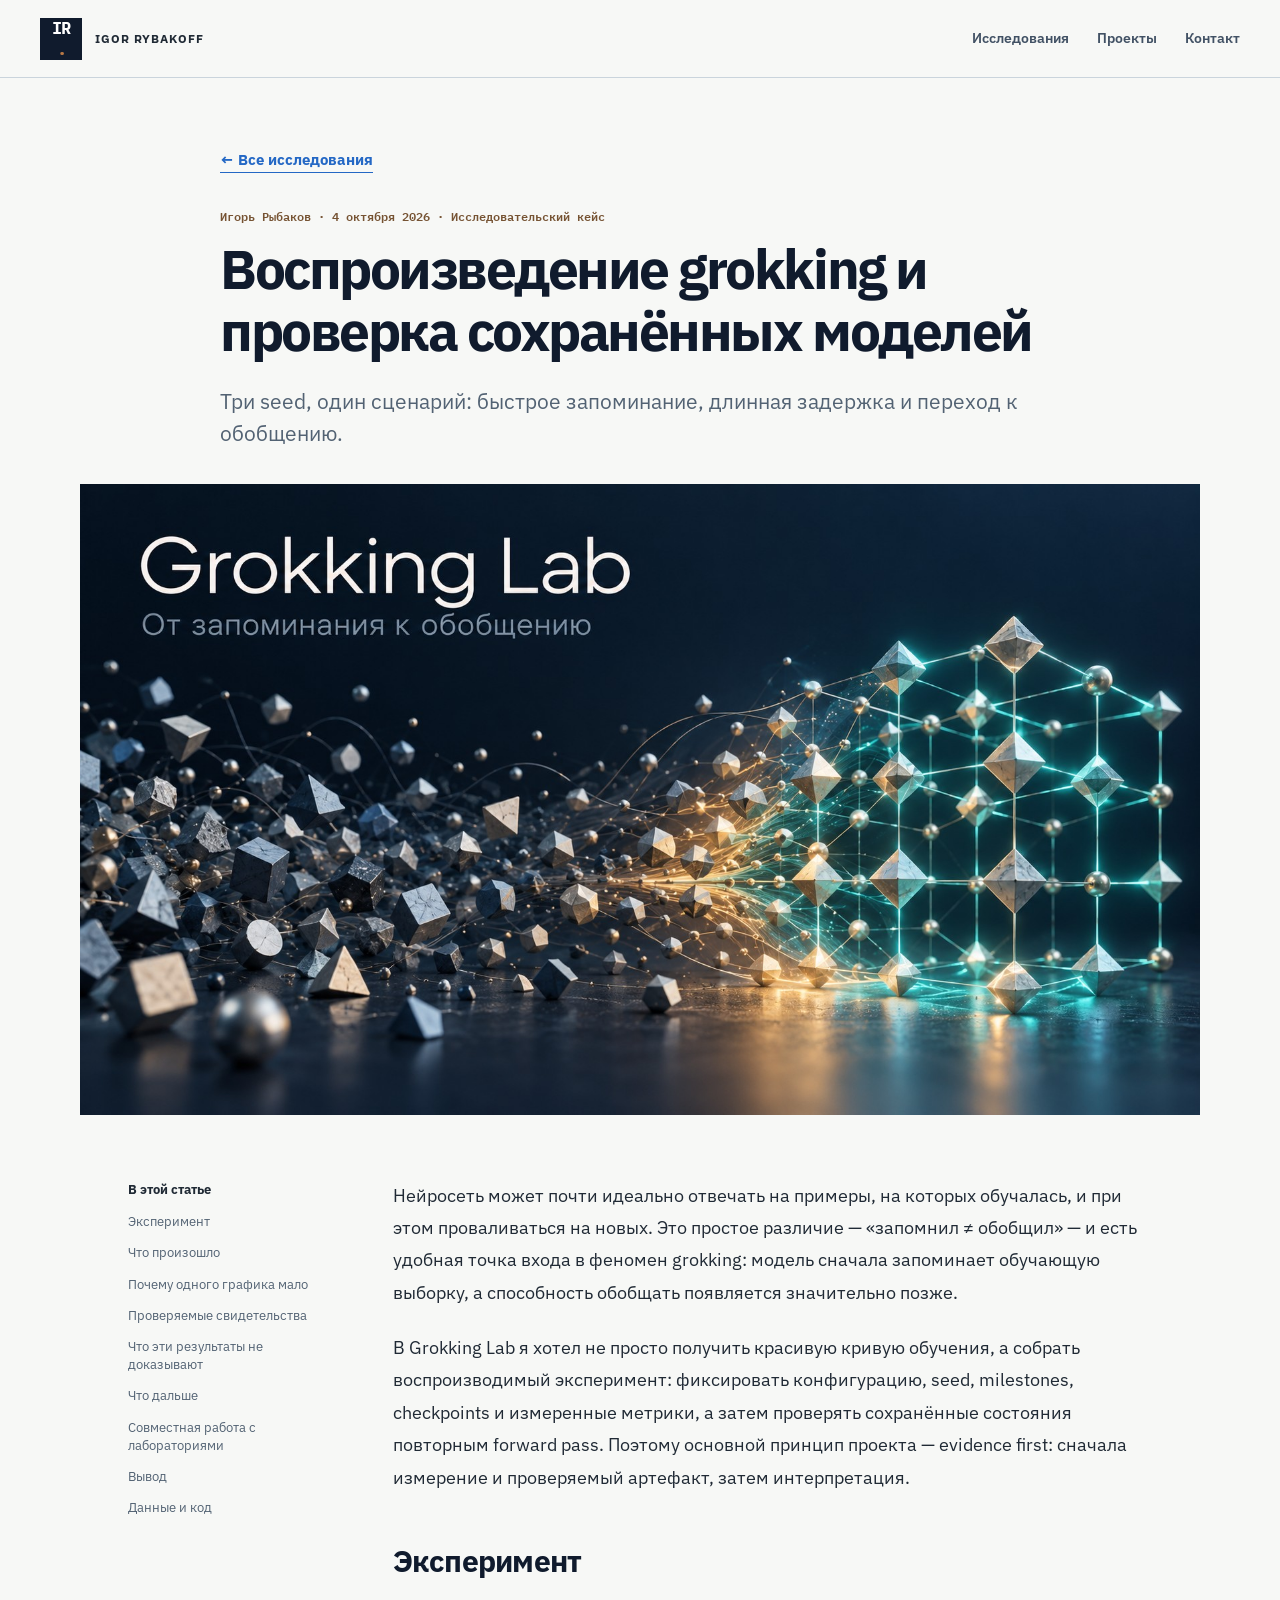
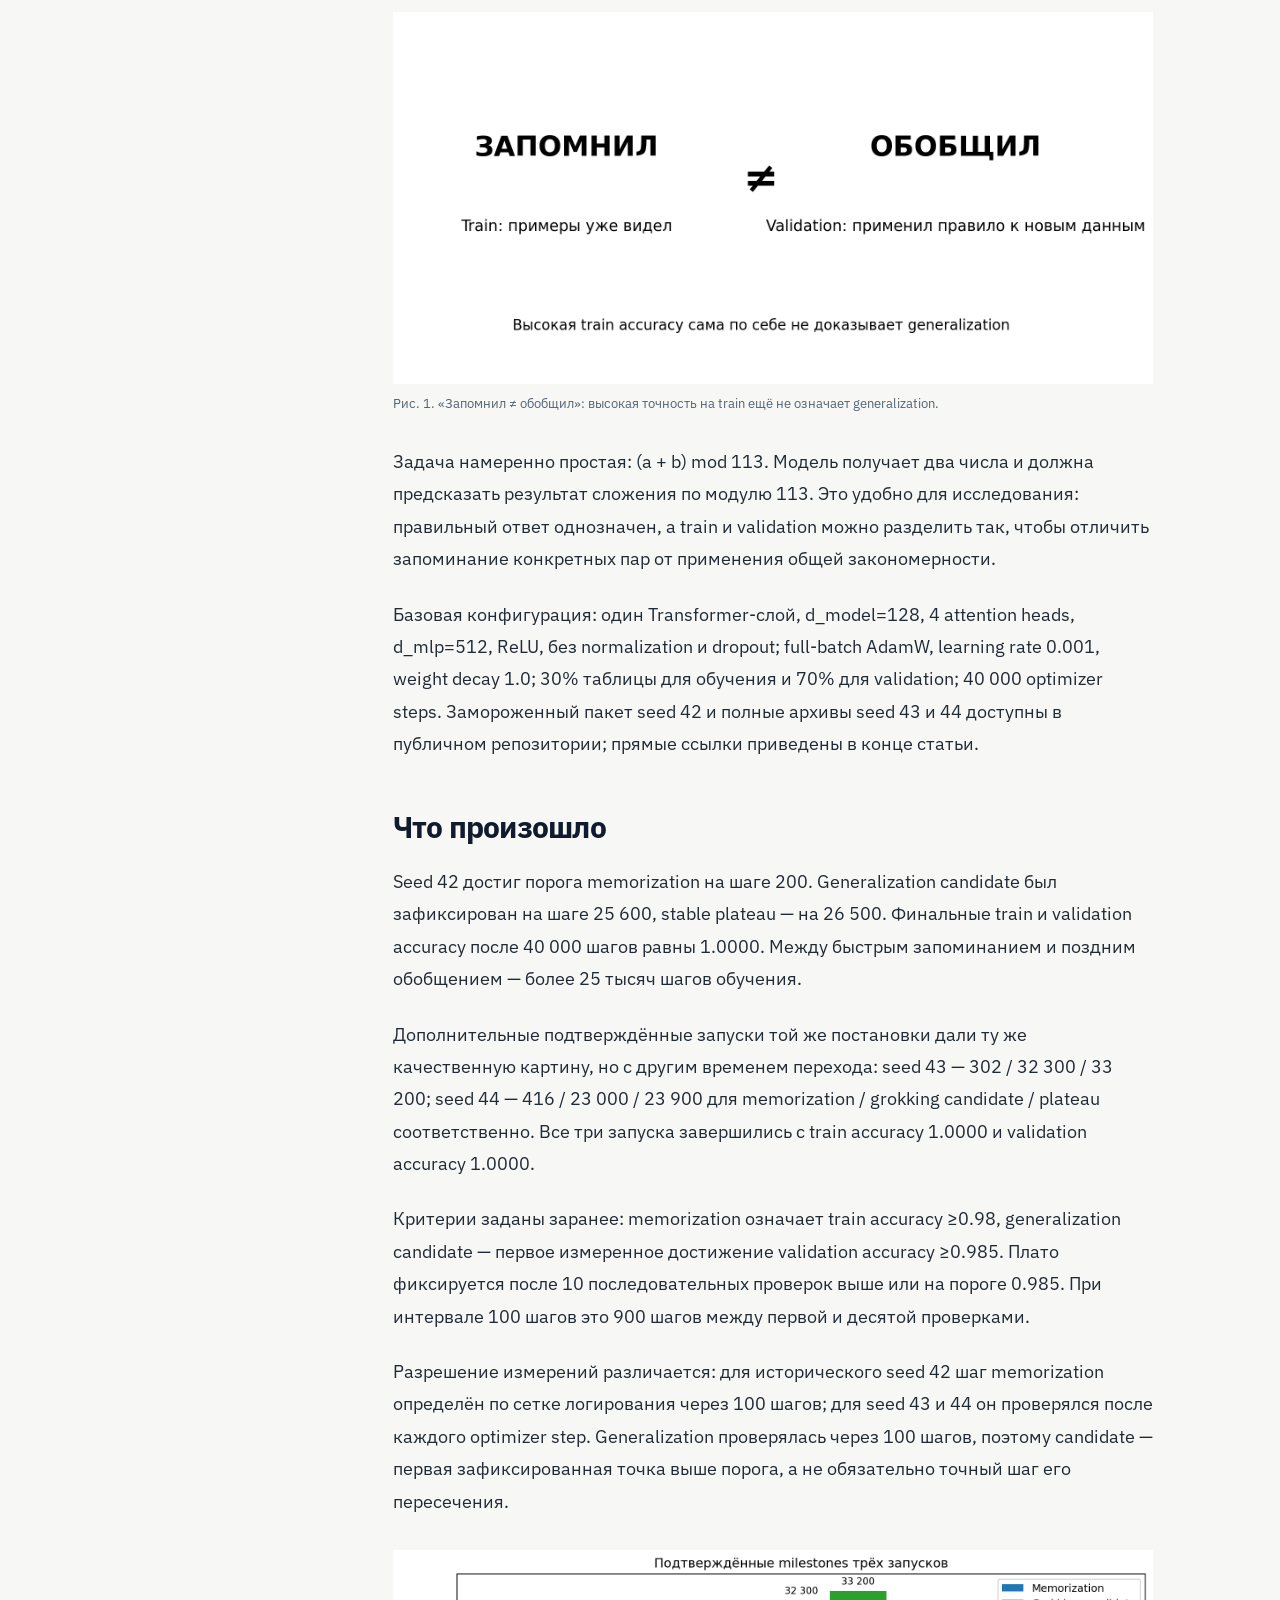
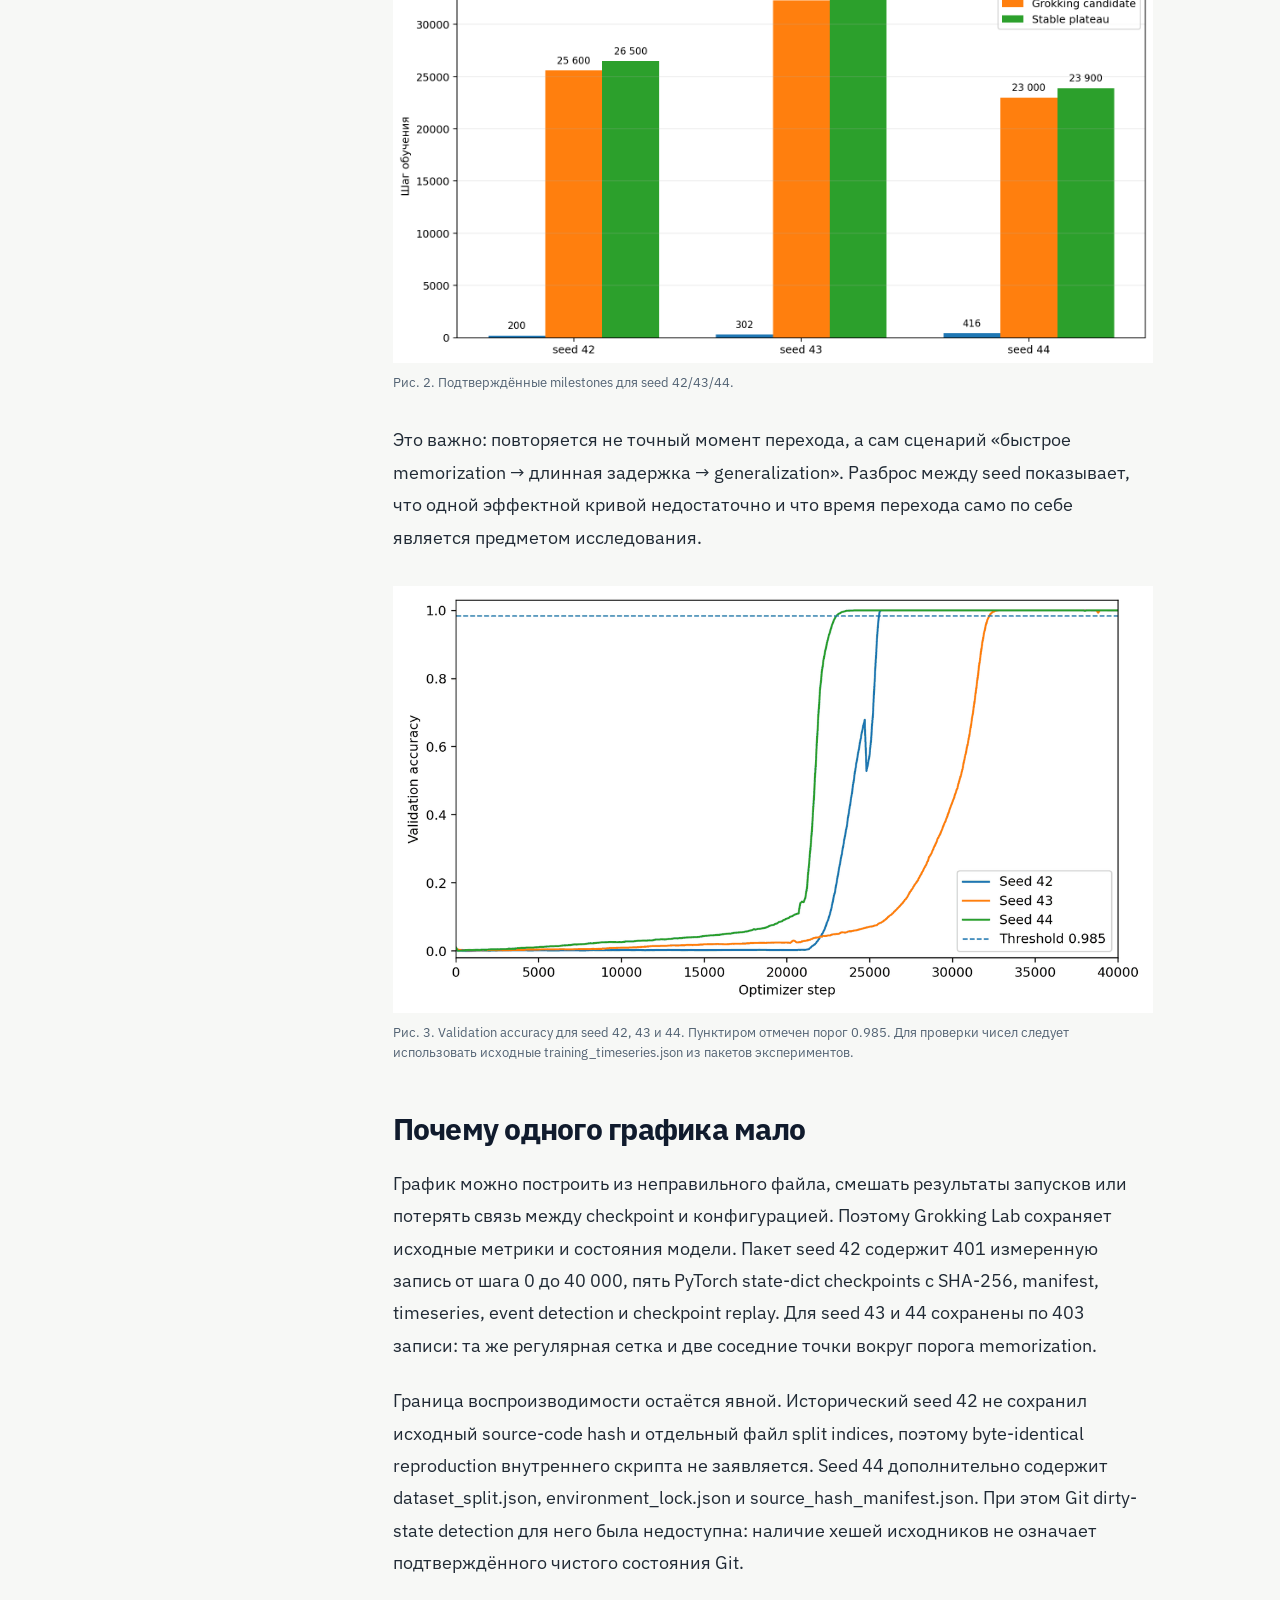
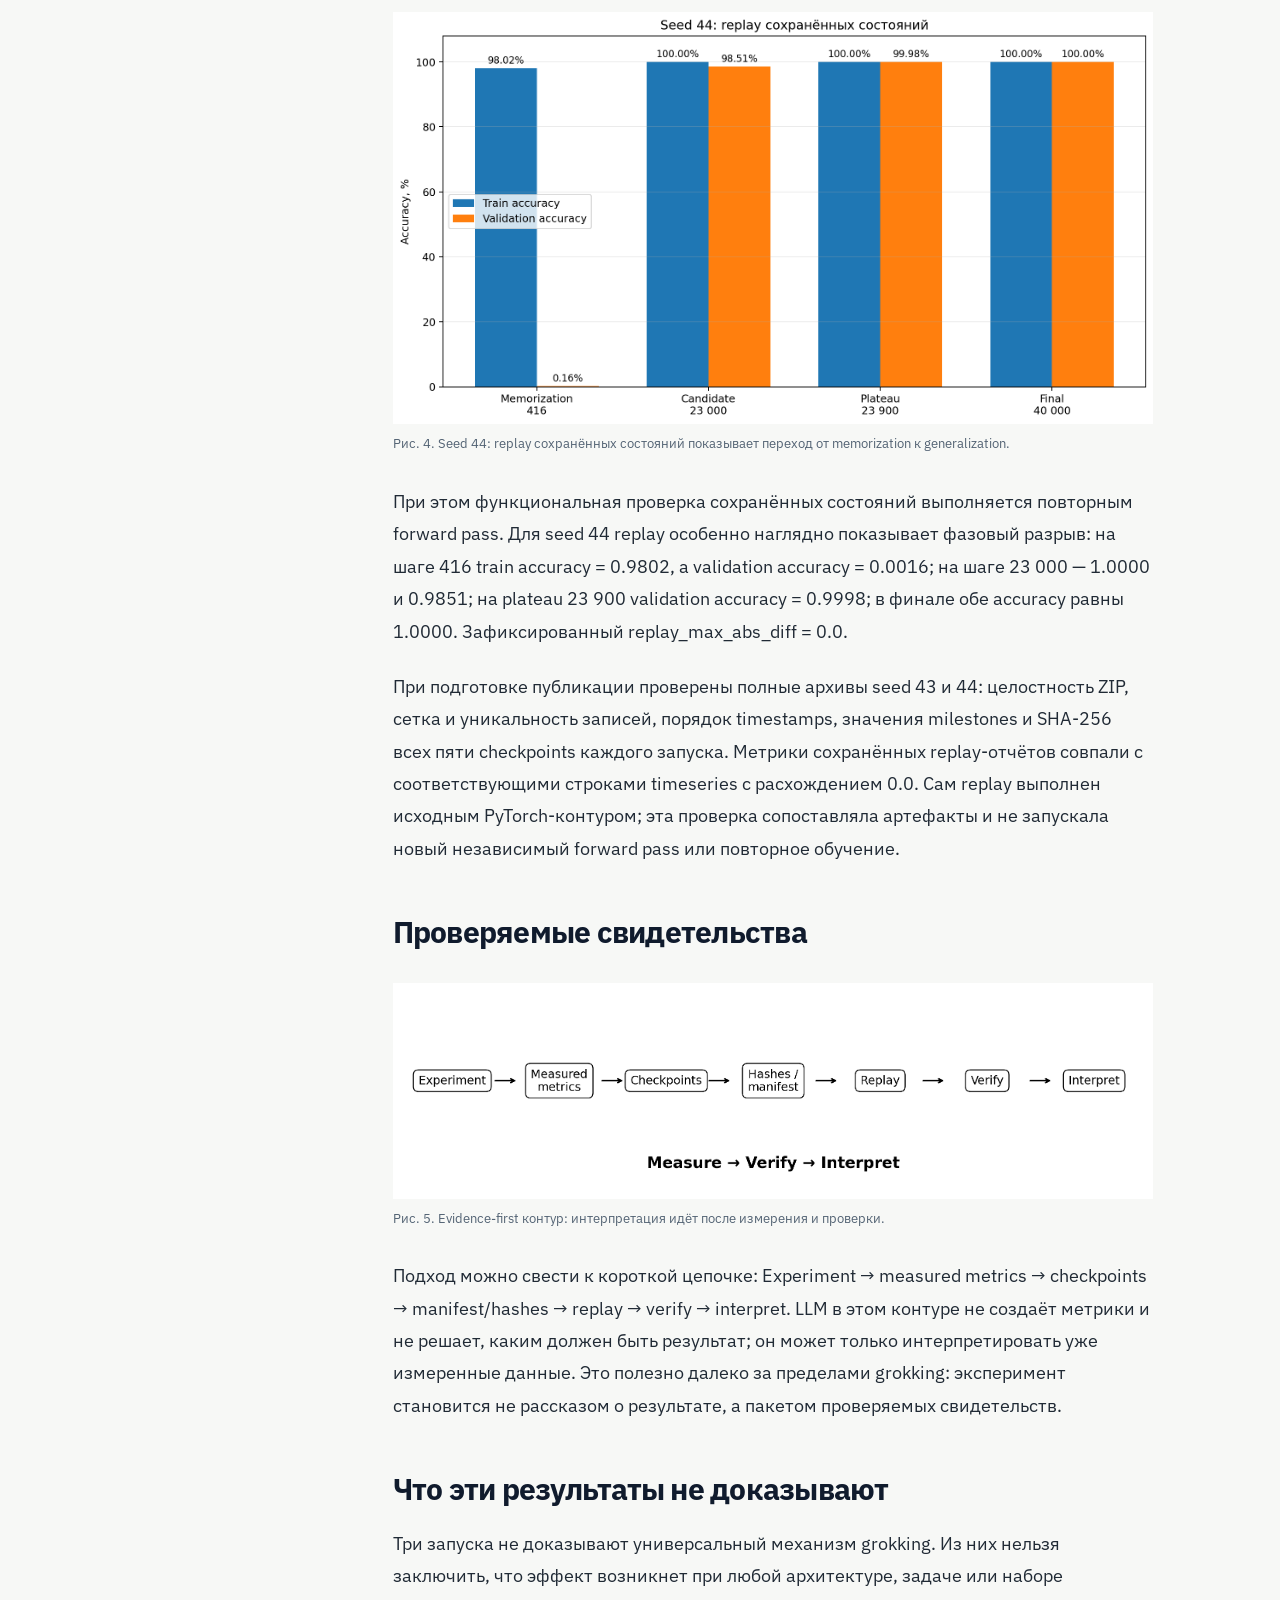
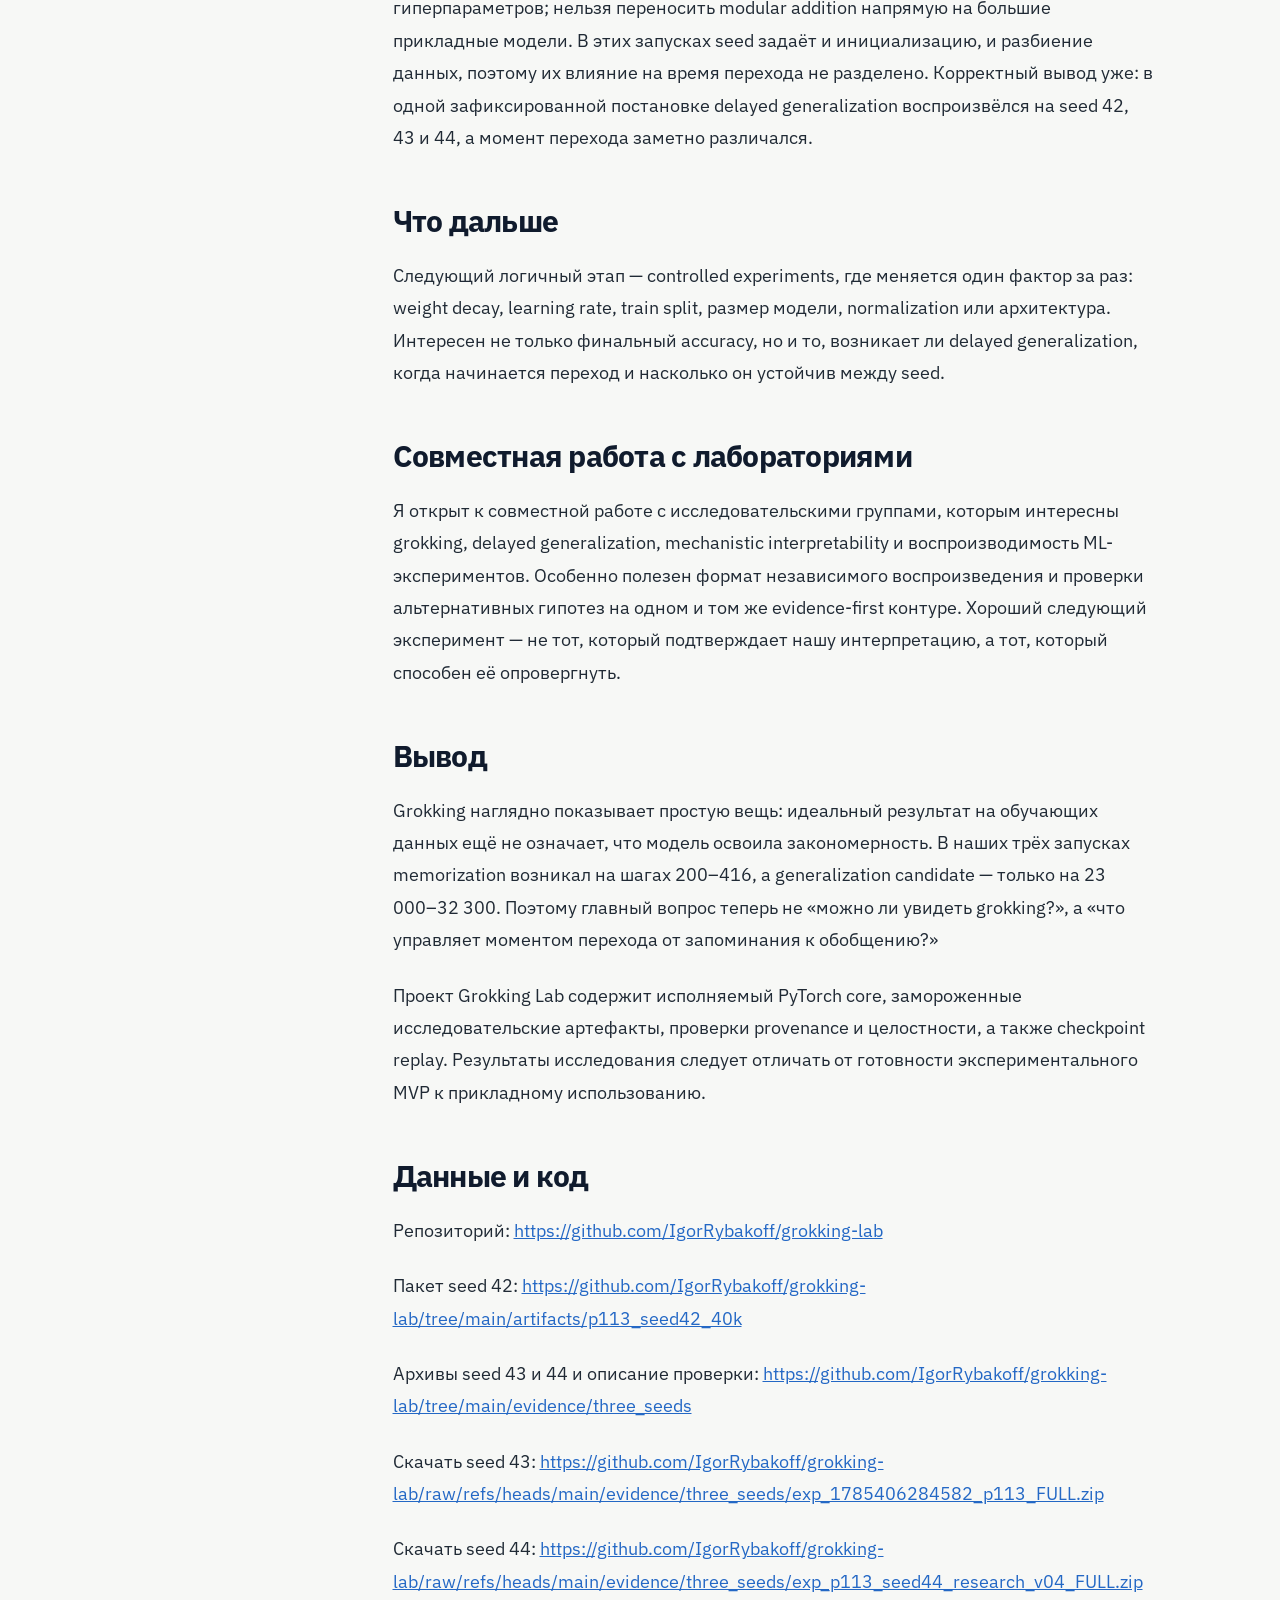
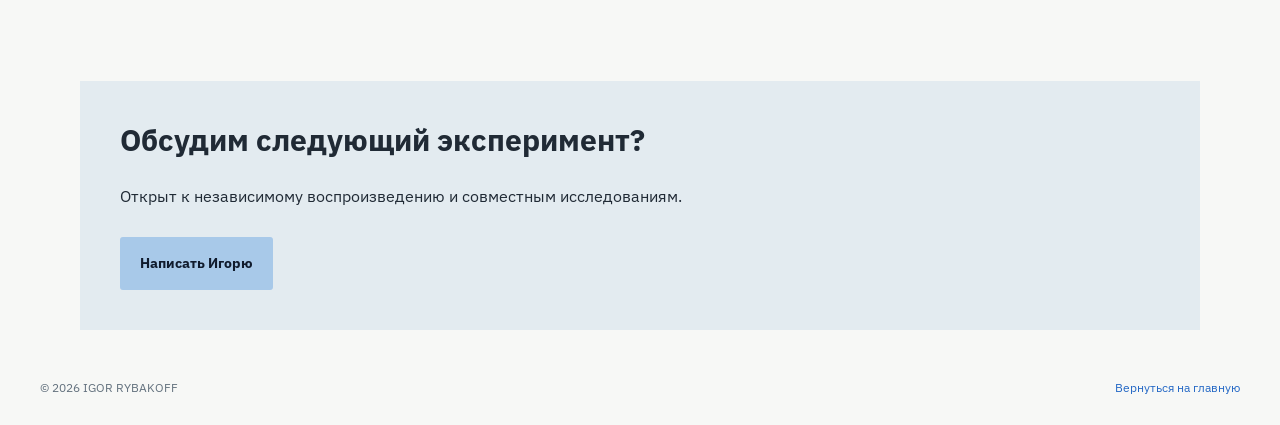
<file: grokking-lab.html>
<!doctype html><html lang="ru"><head><meta charset="utf-8"><meta name="viewport" content="width=device-width, initial-scale=1"><title>Grokking Lab — от запоминания к обобщению | Игорь Рыбаков</title><meta name="description" content="Три запуска grokking на seed 42, 43 и 44: измеренные результаты, графики, открытые данные и границы проверки."><meta property="og:type" content="article"><meta property="og:title" content="Grokking Lab: от запоминания к обобщению"><meta property="og:image" content="https://igorrybakoff.github.io/assets/grokking/cover.jpg"><link rel="canonical" href="https://igorrybakoff.github.io/grokking-lab.html"><link rel="icon" href="assets/favicon.svg"><link rel="stylesheet" href="styles.css"></head><body><a class="skip-link" href="#main">Перейти к статье</a><header class="site-header"><a href="ru.html" class="brand"><span class="brand-mark">IR<span>.</span></span><span class="brand-name">IGOR RYBAKOFF</span></a><nav class="nav" aria-label="Навигация"><a href="ru.html#research">Исследования</a><a href="ru.html#projects">Проекты</a><a href="ru.html#contact">Контакт</a></nav></header><main id="main" class="article-shell"><div class="article-heading"><a class="inline-arrow" href="ru.html#research">← Все исследования</a><p class="project-meta">Игорь Рыбаков · 4 октября 2026 · Исследовательский кейс</p><h1>Воспроизведение grokking и проверка сохранённых моделей</h1><p class="article-deck">Три seed, один сценарий: быстрое запоминание, длинная задержка и переход к обобщению.</p></div><img class="article-cover" src="assets/grokking/cover.jpg" alt="Grokking Lab — от запоминания к обобщению" width="1672" height="941"><div class="article-layout"><aside class="article-toc"><p>В этой статье</p><a href="#section-1">Эксперимент</a><a href="#section-2">Что произошло</a><a href="#section-3">Почему одного графика мало</a><a href="#section-4">Проверяемые свидетельства</a><a href="#section-5">Что эти результаты не доказывают</a><a href="#section-6">Что дальше</a><a href="#section-7">Совместная работа с лабораториями</a><a href="#section-8">Вывод</a><a href="#section-9">Данные и код</a></aside><article class="article-body"><p>Нейросеть может почти идеально отвечать на примеры, на которых обучалась, и при этом проваливаться на новых. Это простое различие — «запомнил ≠ обобщил» — и есть удобная точка входа в феномен grokking: модель сначала запоминает обучающую выборку, а способность обобщать появляется значительно позже.</p>
<p>В Grokking Lab я хотел не просто получить красивую кривую обучения, а собрать воспроизводимый эксперимент: фиксировать конфигурацию, seed, milestones, checkpoints и измеренные метрики, а затем проверять сохранённые состояния повторным forward pass. Поэтому основной принцип проекта — evidence first: сначала измерение и проверяемый артефакт, затем интерпретация.</p>
<h2 id="section-1">Эксперимент</h2>
<figure><img src="assets/grokking/figure-1.png" alt="Иллюстрация 1 к эксперименту Grokking Lab" loading="lazy"></figure>
<p class="caption">Рис. 1. «Запомнил ≠ обобщил»: высокая точность на train ещё не означает generalization.</p>
<p>Задача намеренно простая: (a + b) mod 113. Модель получает два числа и должна предсказать результат сложения по модулю 113. Это удобно для исследования: правильный ответ однозначен, а train и validation можно разделить так, чтобы отличить запоминание конкретных пар от применения общей закономерности.</p>
<p>Базовая конфигурация: один Transformer-слой, d_model=128, 4 attention heads, d_mlp=512, ReLU, без normalization и dropout; full-batch AdamW, learning rate 0.001, weight decay 1.0; 30% таблицы для обучения и 70% для validation; 40 000 optimizer steps. Замороженный пакет seed 42 и полные архивы seed 43 и 44 доступны в публичном репозитории; прямые ссылки приведены в конце статьи.</p>
<h2 id="section-2">Что произошло</h2>
<p>Seed 42 достиг порога memorization на шаге 200. Generalization candidate был зафиксирован на шаге 25 600, stable plateau — на 26 500. Финальные train и validation accuracy после 40 000 шагов равны 1.0000. Между быстрым запоминанием и поздним обобщением — более 25 тысяч шагов обучения.</p>
<p>Дополнительные подтверждённые запуски той же постановки дали ту же качественную картину, но с другим временем перехода: seed 43 — 302 / 32 300 / 33 200; seed 44 — 416 / 23 000 / 23 900 для memorization / grokking candidate / plateau соответственно. Все три запуска завершились с train accuracy 1.0000 и validation accuracy 1.0000.</p>
<p>Критерии заданы заранее: memorization означает train accuracy ≥0.98, generalization candidate — первое измеренное достижение validation accuracy ≥0.985. Плато фиксируется после 10 последовательных проверок выше или на пороге 0.985. При интервале 100 шагов это 900 шагов между первой и десятой проверками.</p>
<p>Разрешение измерений различается: для исторического seed 42 шаг memorization определён по сетке логирования через 100 шагов; для seed 43 и 44 он проверялся после каждого optimizer step. Generalization проверялась через 100 шагов, поэтому candidate — первая зафиксированная точка выше порога, а не обязательно точный шаг его пересечения.</p>
<figure><img src="assets/grokking/figure-2.png" alt="Иллюстрация 2 к эксперименту Grokking Lab" loading="lazy"></figure>
<p class="caption">Рис. 2. Подтверждённые milestones для seed 42/43/44.</p>
<p>Это важно: повторяется не точный момент перехода, а сам сценарий «быстрое memorization → длинная задержка → generalization». Разброс между seed показывает, что одной эффектной кривой недостаточно и что время перехода само по себе является предметом исследования.</p>
<figure><img src="assets/grokking/figure-3.png" alt="Иллюстрация 3 к эксперименту Grokking Lab" loading="lazy"></figure>
<p class="caption">Рис. 3. Validation accuracy для seed 42, 43 и 44. Пунктиром отмечен порог 0.985. Для проверки чисел следует использовать исходные training_timeseries.json из пакетов экспериментов.</p>
<h2 id="section-3">Почему одного графика мало</h2>
<p>График можно построить из неправильного файла, смешать результаты запусков или потерять связь между checkpoint и конфигурацией. Поэтому Grokking Lab сохраняет исходные метрики и состояния модели. Пакет seed 42 содержит 401 измеренную запись от шага 0 до 40 000, пять PyTorch state-dict checkpoints с SHA-256, manifest, timeseries, event detection и checkpoint replay. Для seed 43 и 44 сохранены по 403 записи: та же регулярная сетка и две соседние точки вокруг порога memorization.</p>
<p>Граница воспроизводимости остаётся явной. Исторический seed 42 не сохранил исходный source-code hash и отдельный файл split indices, поэтому byte-identical reproduction внутреннего скрипта не заявляется. Seed 44 дополнительно содержит dataset_split.json, environment_lock.json и source_hash_manifest.json. При этом Git dirty-state detection для него была недоступна: наличие хешей исходников не означает подтверждённого чистого состояния Git.</p>
<figure><img src="assets/grokking/figure-4.png" alt="Иллюстрация 4 к эксперименту Grokking Lab" loading="lazy"></figure>
<p class="caption">Рис. 4. Seed 44: replay сохранённых состояний показывает переход от memorization к generalization.</p>
<p>При этом функциональная проверка сохранённых состояний выполняется повторным forward pass. Для seed 44 replay особенно наглядно показывает фазовый разрыв: на шаге 416 train accuracy = 0.9802, а validation accuracy = 0.0016; на шаге 23 000 — 1.0000 и 0.9851; на plateau 23 900 validation accuracy = 0.9998; в финале обе accuracy равны 1.0000. Зафиксированный replay_max_abs_diff = 0.0.</p>
<p>При подготовке публикации проверены полные архивы seed 43 и 44: целостность ZIP, сетка и уникальность записей, порядок timestamps, значения milestones и SHA-256 всех пяти checkpoints каждого запуска. Метрики сохранённых replay-отчётов совпали с соответствующими строками timeseries с расхождением 0.0. Сам replay выполнен исходным PyTorch-контуром; эта проверка сопоставляла артефакты и не запускала новый независимый forward pass или повторное обучение.</p>
<h2 id="section-4">Проверяемые свидетельства</h2>
<figure><img src="assets/grokking/figure-5.png" alt="Иллюстрация 5 к эксперименту Grokking Lab" loading="lazy"></figure>
<p class="caption">Рис. 5. Evidence-first контур: интерпретация идёт после измерения и проверки.</p>
<p>Подход можно свести к короткой цепочке: Experiment → measured metrics → checkpoints → manifest/hashes → replay → verify → interpret. LLM в этом контуре не создаёт метрики и не решает, каким должен быть результат; он может только интерпретировать уже измеренные данные. Это полезно далеко за пределами grokking: эксперимент становится не рассказом о результате, а пакетом проверяемых свидетельств.</p>
<h2 id="section-5">Что эти результаты не доказывают</h2>
<p>Три запуска не доказывают универсальный механизм grokking. Из них нельзя заключить, что эффект возникнет при любой архитектуре, задаче или наборе гиперпараметров; нельзя переносить modular addition напрямую на большие прикладные модели. В этих запусках seed задаёт и инициализацию, и разбиение данных, поэтому их влияние на время перехода не разделено. Корректный вывод уже: в одной зафиксированной постановке delayed generalization воспроизвёлся на seed 42, 43 и 44, а момент перехода заметно различался.</p>
<h2 id="section-6">Что дальше</h2>
<p>Следующий логичный этап — controlled experiments, где меняется один фактор за раз: weight decay, learning rate, train split, размер модели, normalization или архитектура. Интересен не только финальный accuracy, но и то, возникает ли delayed generalization, когда начинается переход и насколько он устойчив между seed.</p>
<h2 id="section-7">Совместная работа с лабораториями</h2>
<p>Я открыт к совместной работе с исследовательскими группами, которым интересны grokking, delayed generalization, mechanistic interpretability и воспроизводимость ML-экспериментов. Особенно полезен формат независимого воспроизведения и проверки альтернативных гипотез на одном и том же evidence-first контуре. Хороший следующий эксперимент — не тот, который подтверждает нашу интерпретацию, а тот, который способен её опровергнуть.</p>
<h2 id="section-8">Вывод</h2>
<p>Grokking наглядно показывает простую вещь: идеальный результат на обучающих данных ещё не означает, что модель освоила закономерность. В наших трёх запусках memorization возникал на шагах 200–416, а generalization candidate — только на 23 000–32 300. Поэтому главный вопрос теперь не «можно ли увидеть grokking?», а «что управляет моментом перехода от запоминания к обобщению?»</p>
<p>Проект Grokking Lab содержит исполняемый PyTorch core, замороженные исследовательские артефакты, проверки provenance и целостности, а также checkpoint replay. Результаты исследования следует отличать от готовности экспериментального MVP к прикладному использованию.</p>
<h2 id="section-9">Данные и код</h2>
<p>Репозиторий: <a href="https://github.com/IgorRybakoff/grokking-lab" target="_blank" rel="noopener noreferrer">https://github.com/IgorRybakoff/grokking-lab</a></p>
<p>Пакет seed 42: <a href="https://github.com/IgorRybakoff/grokking-lab/tree/main/artifacts/p113_seed42_40k" target="_blank" rel="noopener noreferrer">https://github.com/IgorRybakoff/grokking-lab/tree/main/artifacts/p113_seed42_40k</a></p>
<p>Архивы seed 43 и 44 и описание проверки: <a href="https://github.com/IgorRybakoff/grokking-lab/tree/main/evidence/three_seeds" target="_blank" rel="noopener noreferrer">https://github.com/IgorRybakoff/grokking-lab/tree/main/evidence/three_seeds</a></p>
<p>Скачать seed 43: <a href="https://github.com/IgorRybakoff/grokking-lab/raw/refs/heads/main/evidence/three_seeds/exp_1785406284582_p113_FULL.zip" target="_blank" rel="noopener noreferrer">https://github.com/IgorRybakoff/grokking-lab/raw/refs/heads/main/evidence/three_seeds/exp_1785406284582_p113_FULL.zip</a></p>
<p>Скачать seed 44: <a href="https://github.com/IgorRybakoff/grokking-lab/raw/refs/heads/main/evidence/three_seeds/exp_p113_seed44_research_v04_FULL.zip" target="_blank" rel="noopener noreferrer">https://github.com/IgorRybakoff/grokking-lab/raw/refs/heads/main/evidence/three_seeds/exp_p113_seed44_research_v04_FULL.zip</a></p></article></div><div class="article-end"><h2>Обсудим следующий эксперимент?</h2><p>Открыт к независимому воспроизведению и совместным исследованиям.</p><a class="button primary" href="mailto:irybakoff5@gmail.com">Написать Игорю</a></div></main><footer class="footer wrap"><span>© 2026 IGOR RYBAKOFF</span><a href="ru.html">Вернуться на главную</a></footer></body></html>
</file>
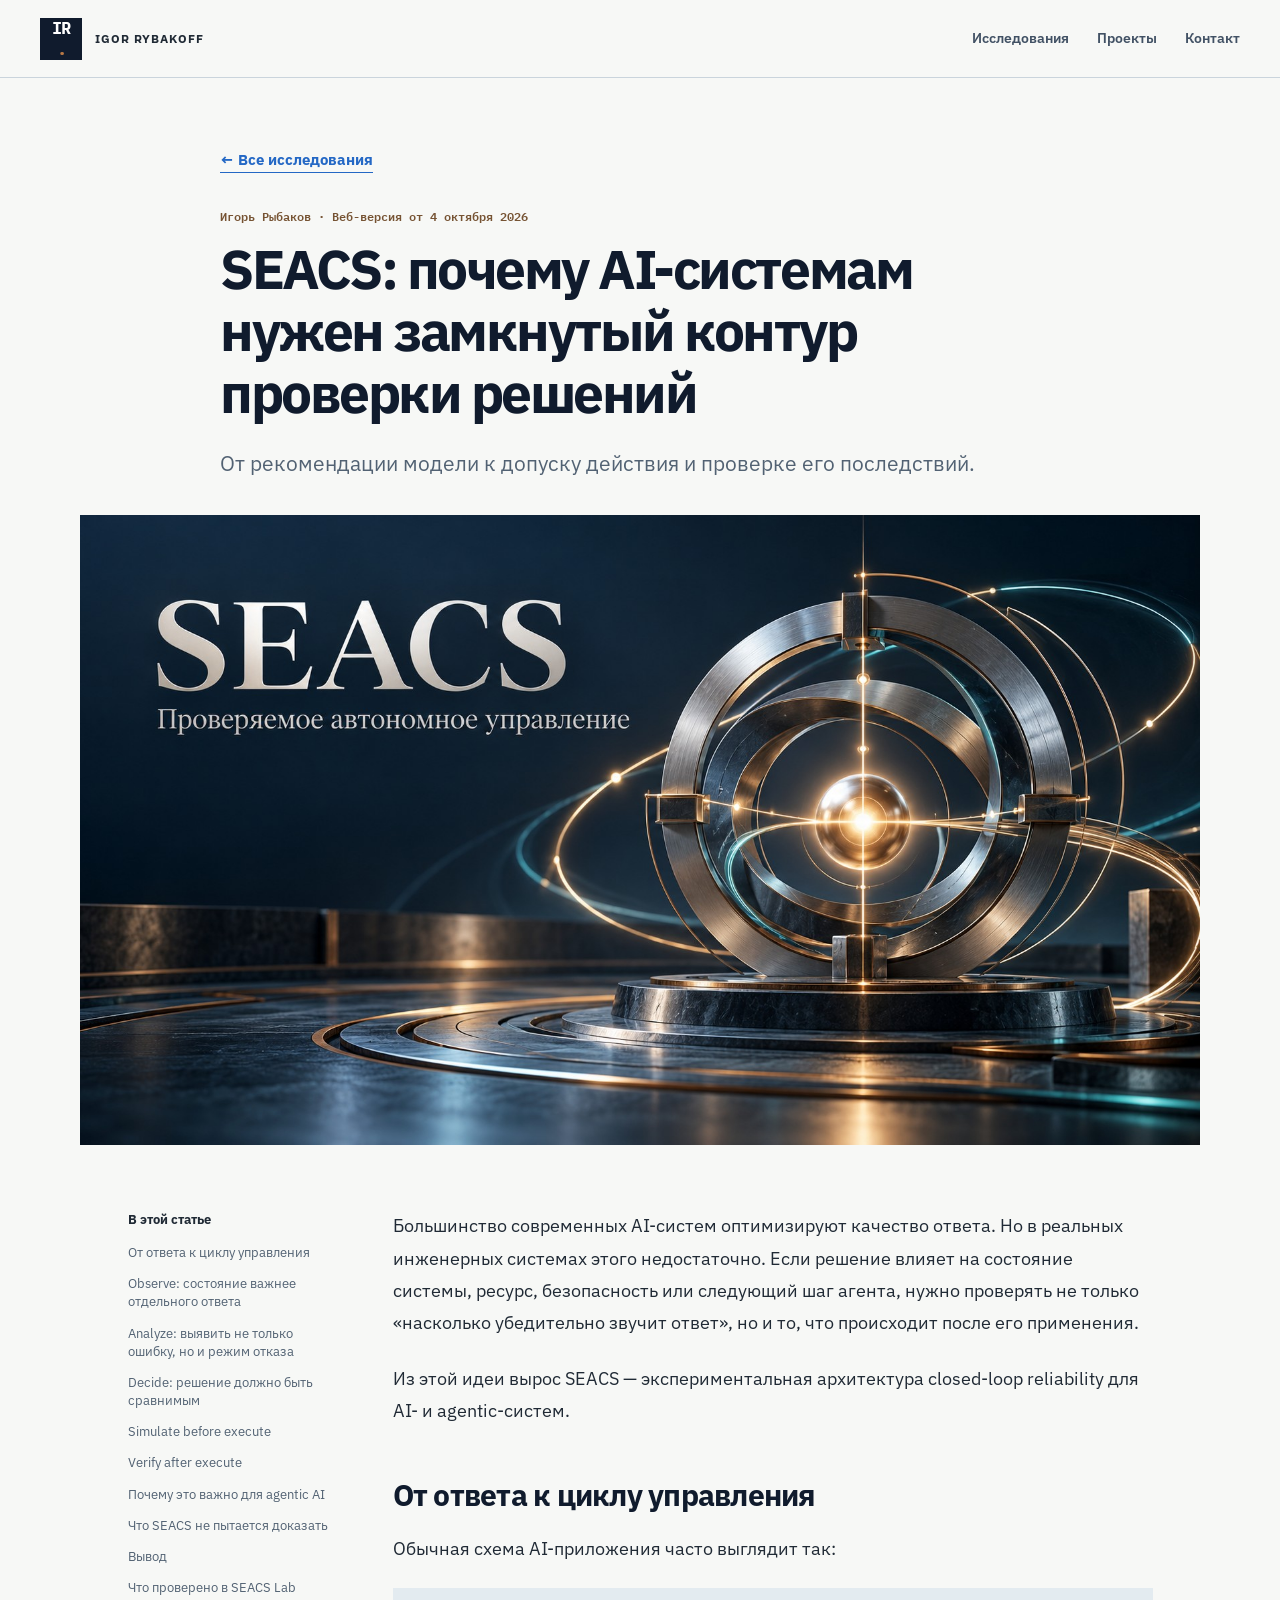
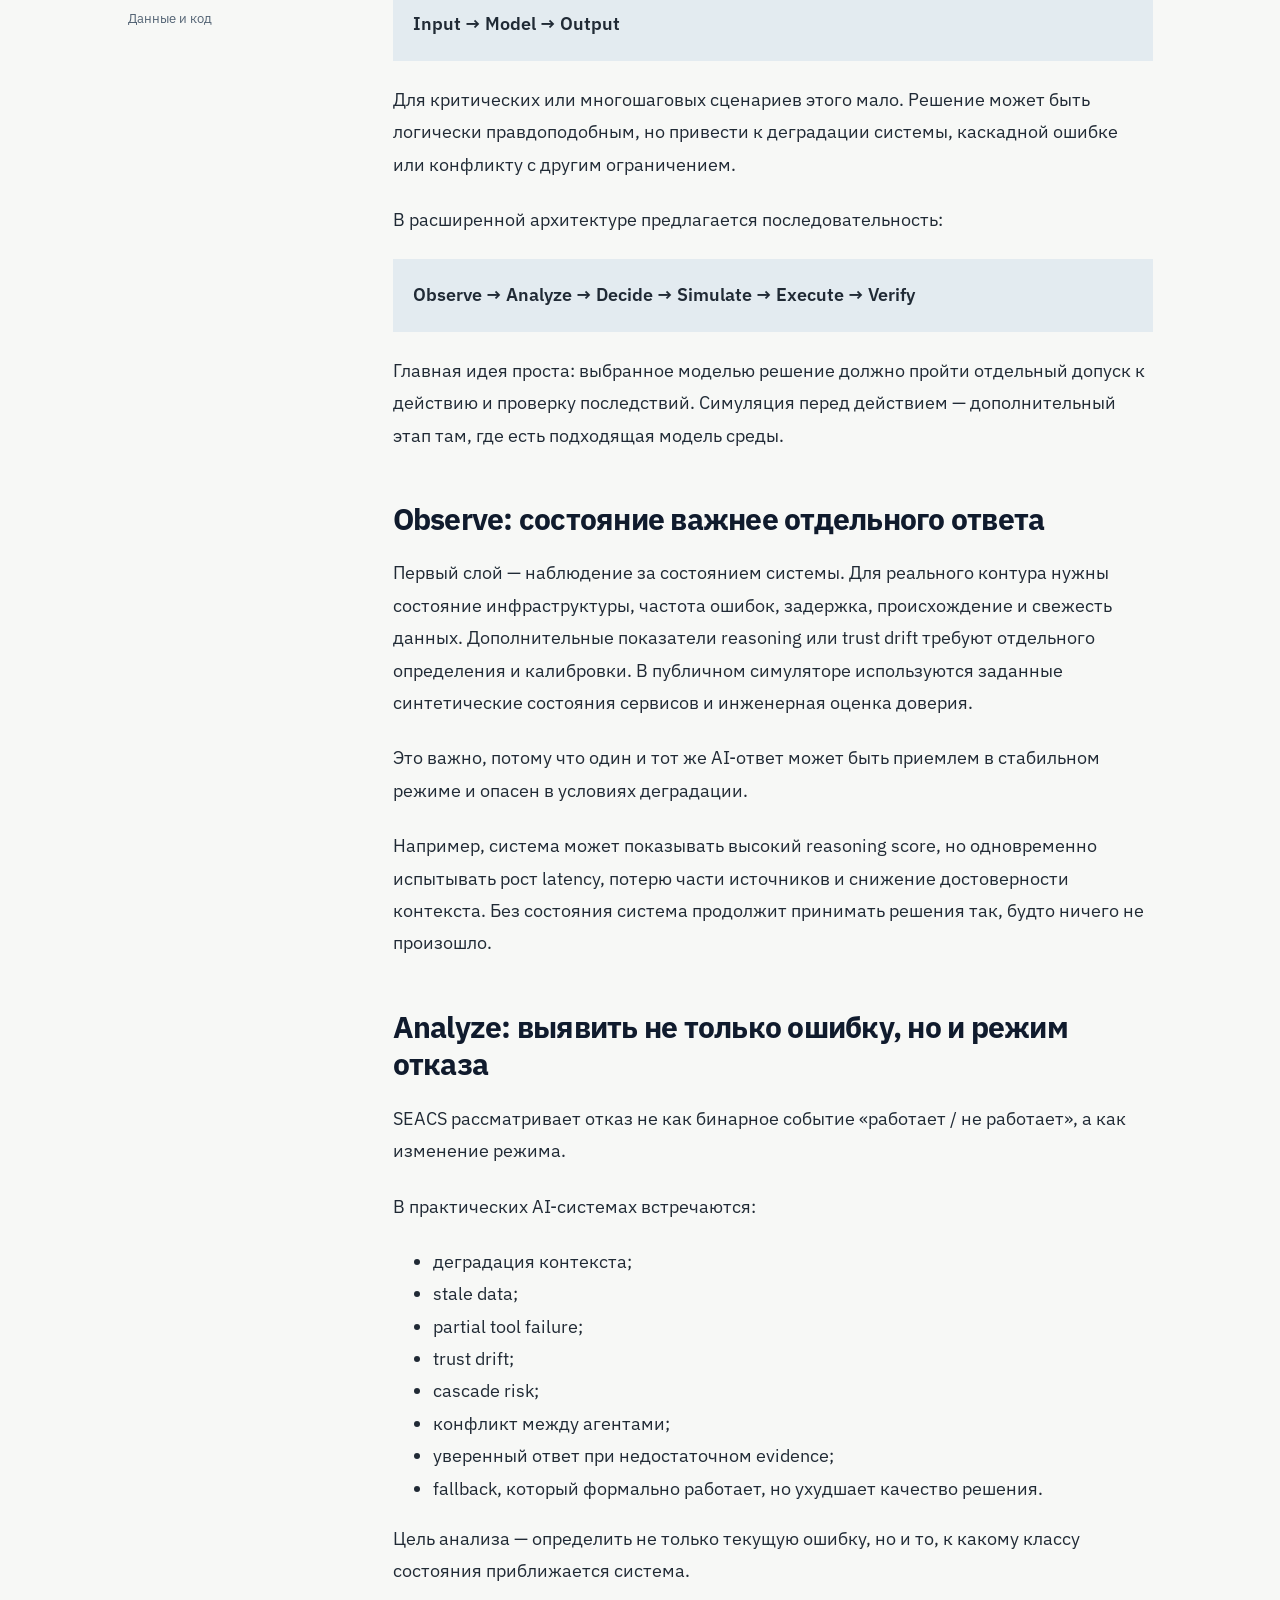
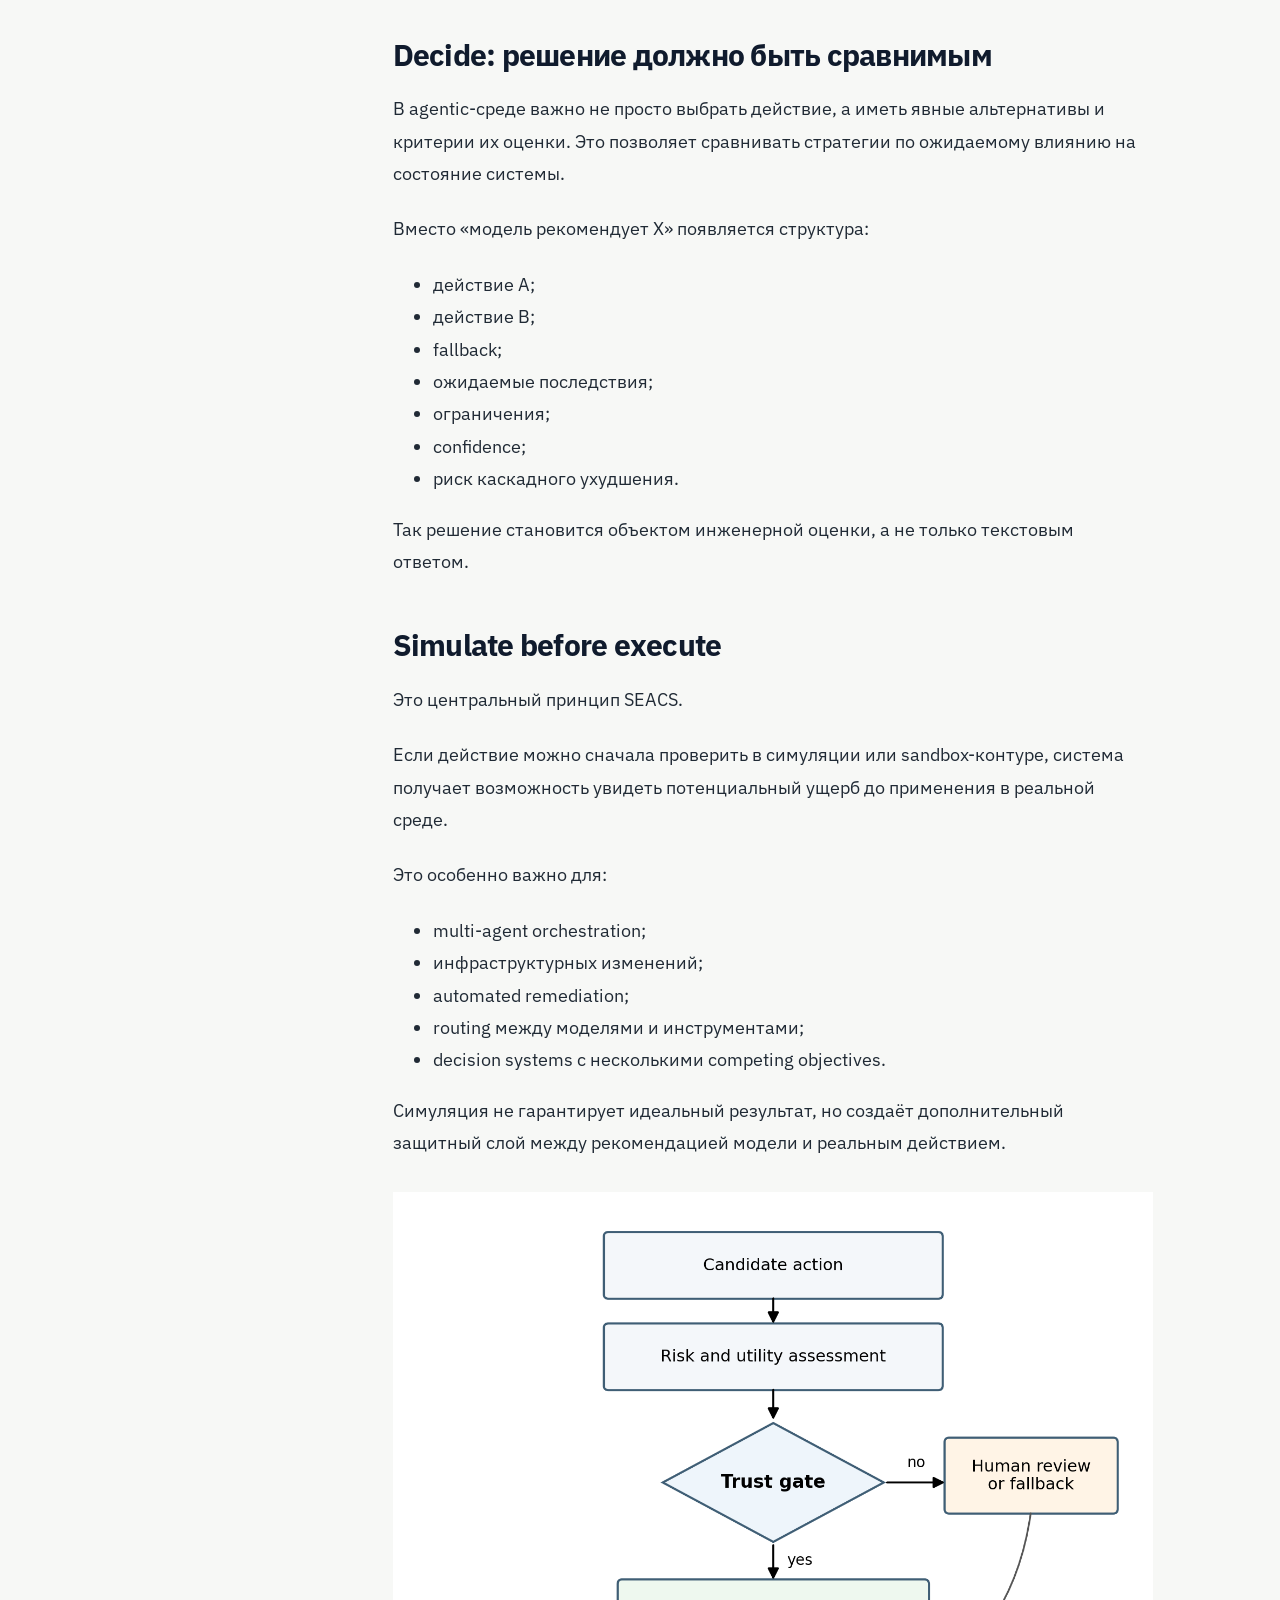
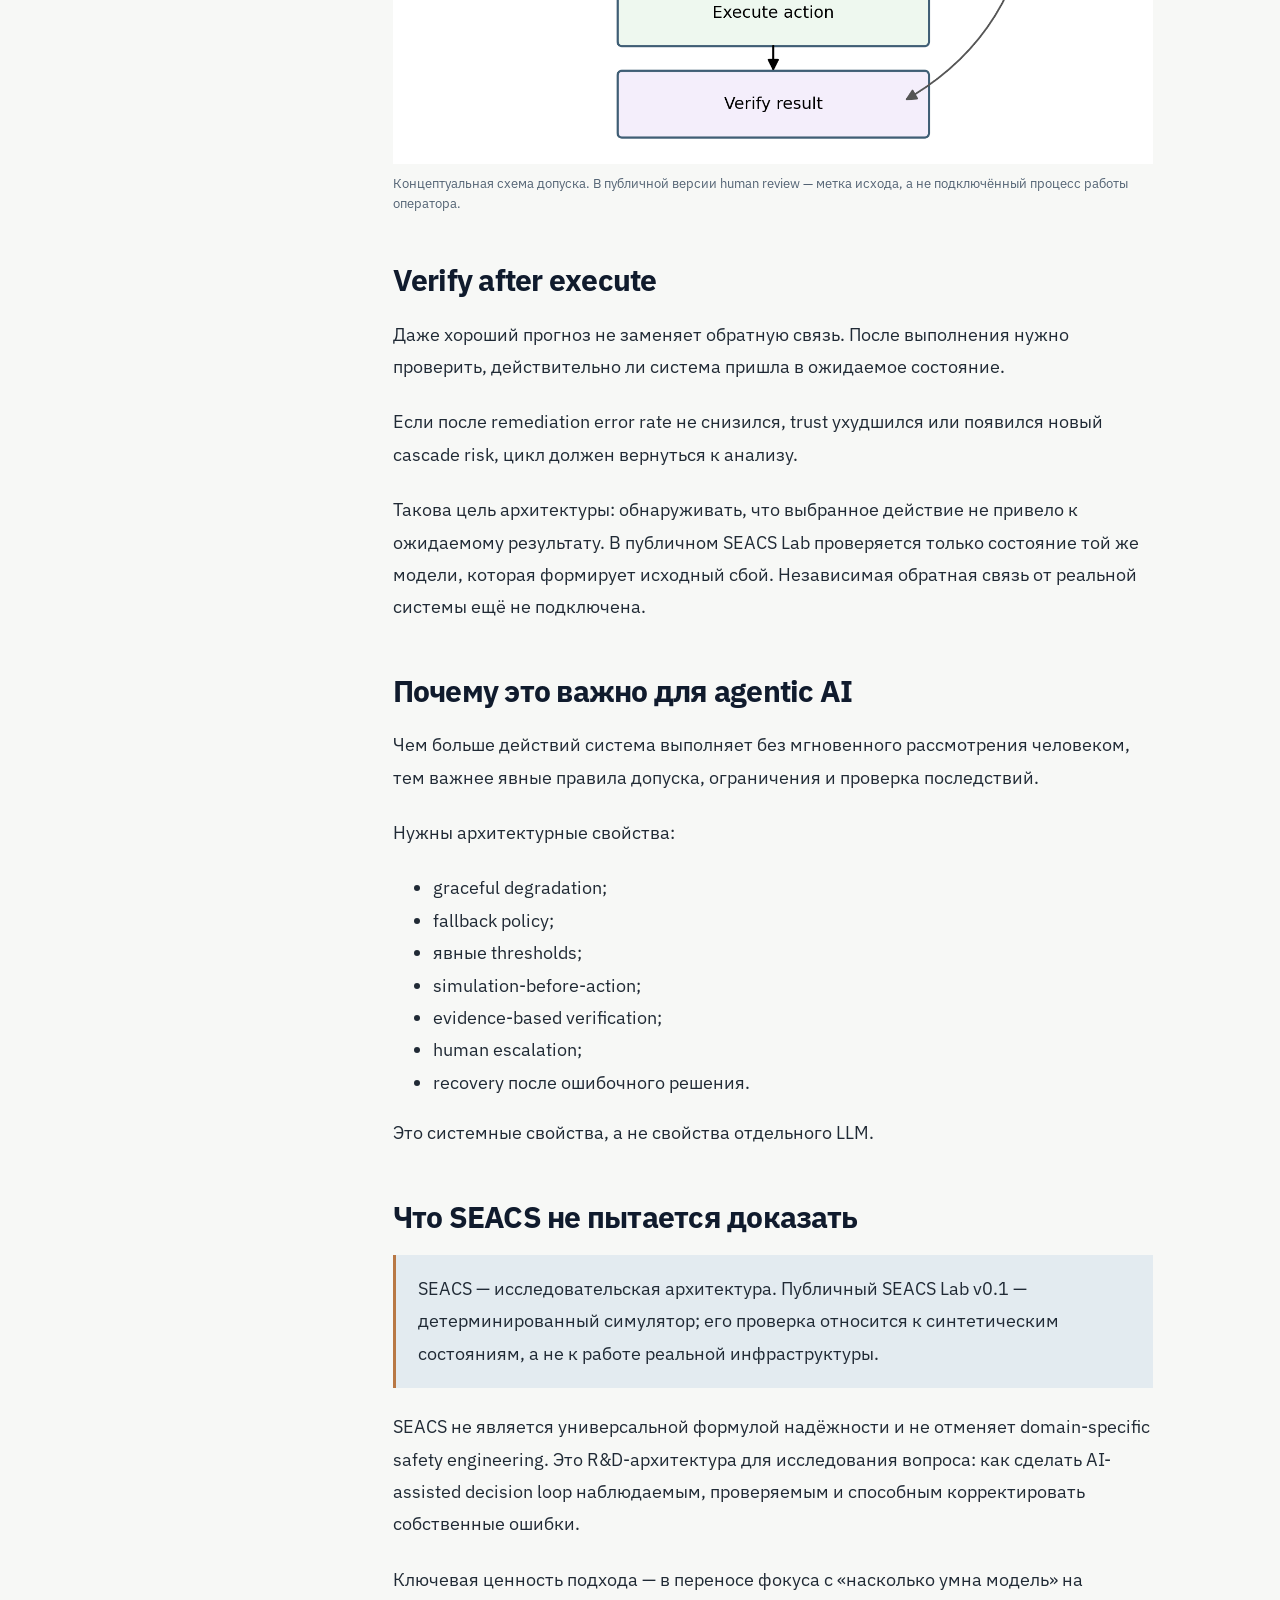
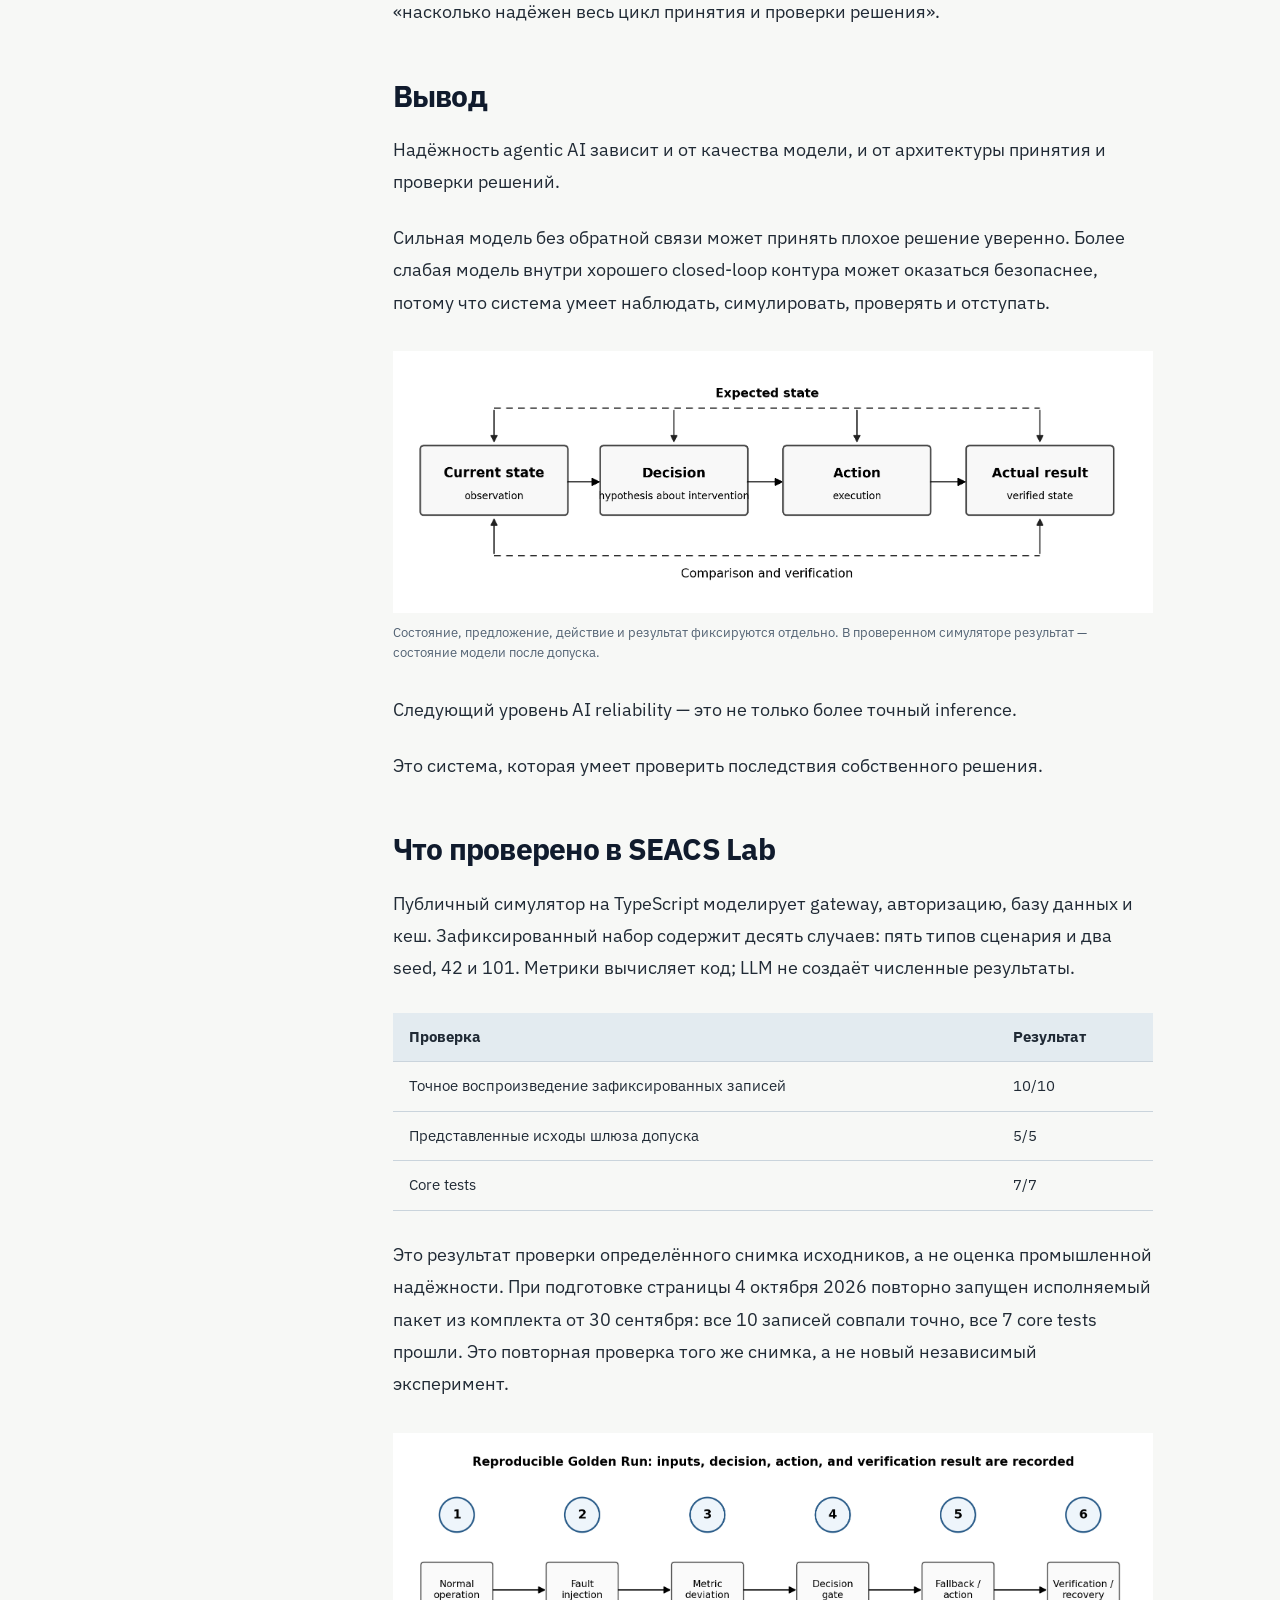
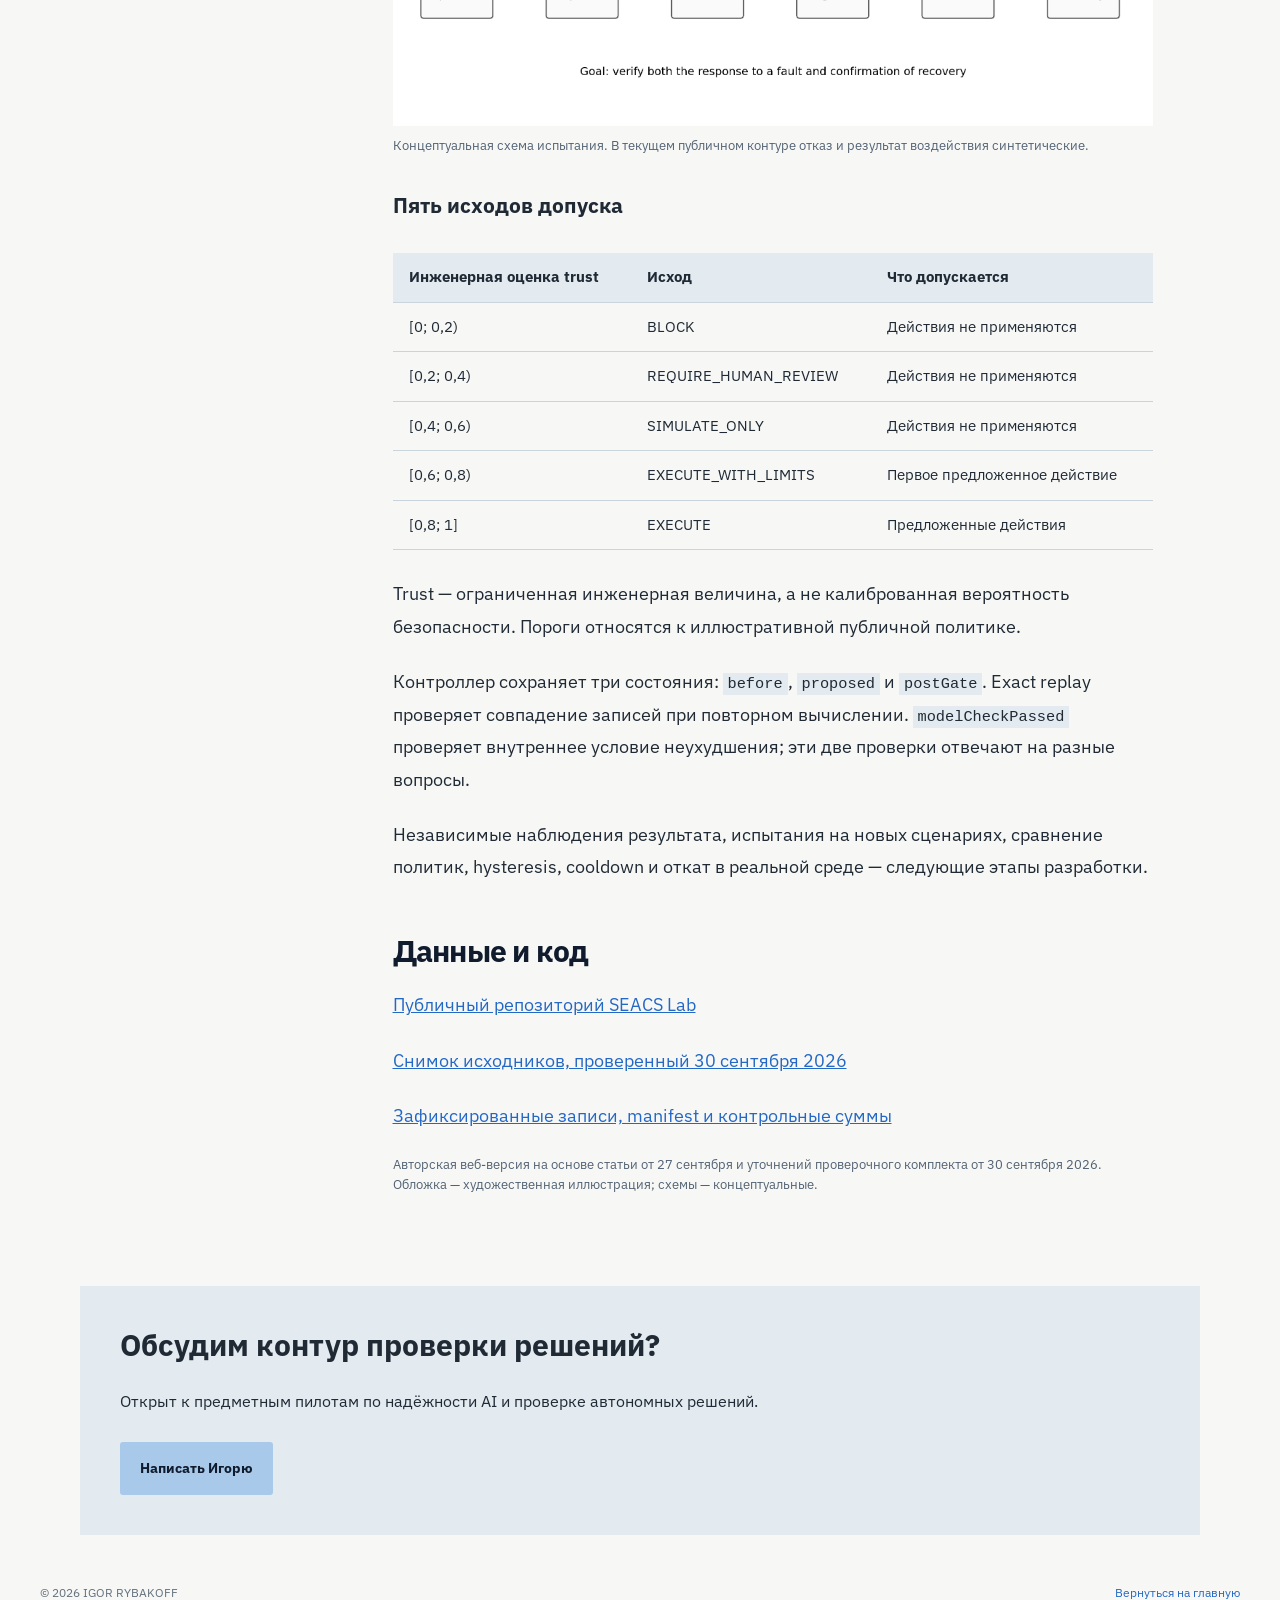
<file: seacs.html>
<!doctype html><html lang="ru"><head><meta charset="utf-8"><meta name="viewport" content="width=device-width, initial-scale=1"><title>SEACS — проверяемое автономное управление | Игорь Рыбаков</title><meta name="description" content="SEACS: замкнутый контур решений, шлюз допуска, проверяемые артефакты и границы публичного симулятора."><meta property="og:type" content="article"><meta property="og:title" content="SEACS: проверяемое автономное управление"><meta property="og:image" content="https://igorrybakoff.github.io/assets/seacs/cover.jpg"><link rel="canonical" href="https://igorrybakoff.github.io/seacs.html"><link rel="icon" href="assets/favicon.svg"><link rel="stylesheet" href="styles.css"></head><body><a class="skip-link" href="#main">Перейти к статье</a><header class="site-header"><a href="ru.html" class="brand"><span class="brand-mark">IR<span>.</span></span><span class="brand-name">IGOR RYBAKOFF</span></a><nav class="nav" aria-label="Навигация"><a href="ru.html#research">Исследования</a><a href="ru.html#projects">Проекты</a><a href="ru.html#contact">Контакт</a></nav></header><main id="main" class="article-shell"><div class="article-heading"><a class="inline-arrow" href="ru.html#research">← Все исследования</a><p class="project-meta">Игорь Рыбаков · Веб-версия от 4 октября 2026</p><h1>SEACS: почему AI-системам нужен замкнутый контур проверки решений</h1><p class="article-deck">От рекомендации модели к допуску действия и проверке его последствий.</p></div><img class="article-cover" src="assets/seacs/cover.jpg" alt="SEACS — проверяемое автономное управление" width="1672" height="941"><div class="article-layout"><aside class="article-toc"><p>В этой статье</p><a href="#section-1">От ответа к циклу управления</a><a href="#section-2">Observe: состояние важнее отдельного ответа</a><a href="#section-3">Analyze: выявить не только ошибку, но и режим отказа</a><a href="#section-4">Decide: решение должно быть сравнимым</a><a href="#section-5">Simulate before execute</a><a href="#section-6">Verify after execute</a><a href="#section-7">Почему это важно для agentic AI</a><a href="#section-8">Что SEACS не пытается доказать</a><a href="#section-9">Вывод</a><a href="#evidence">Что проверено в SEACS Lab</a><a href="#sources">Данные и код</a></aside><article class="article-body"><p>Большинство современных AI-систем оптимизируют качество ответа. Но в реальных инженерных системах этого недостаточно. Если решение влияет на состояние системы, ресурс, безопасность или следующий шаг агента, нужно проверять не только «насколько убедительно звучит ответ», но и то, что происходит после его применения.</p>
<p>Из этой идеи вырос SEACS — экспериментальная архитектура closed-loop reliability для AI- и agentic-систем.</p>
<h2 id="section-1">От ответа к циклу управления</h2>
<p>Обычная схема AI-приложения часто выглядит так:</p>
<p class="concept-sequence">Input → Model → Output</p>
<p>Для критических или многошаговых сценариев этого мало. Решение может быть логически правдоподобным, но привести к деградации системы, каскадной ошибке или конфликту с другим ограничением.</p>
<p>В расширенной архитектуре предлагается последовательность:</p>
<p class="concept-sequence">Observe → Analyze → Decide → Simulate → Execute → Verify</p>
<p>Главная идея проста: выбранное моделью решение должно пройти отдельный допуск к действию и проверку последствий. Симуляция перед действием — дополнительный этап там, где есть подходящая модель среды.</p>
<h2 id="section-2">Observe: состояние важнее отдельного ответа</h2>
<p>Первый слой — наблюдение за состоянием системы. Для реального контура нужны состояние инфраструктуры, частота ошибок, задержка, происхождение и свежесть данных. Дополнительные показатели reasoning или trust drift требуют отдельного определения и калибровки. В публичном симуляторе используются заданные синтетические состояния сервисов и инженерная оценка доверия.</p>
<p>Это важно, потому что один и тот же AI-ответ может быть приемлем в стабильном режиме и опасен в условиях деградации.</p>
<p>Например, система может показывать высокий reasoning score, но одновременно испытывать рост latency, потерю части источников и снижение достоверности контекста. Без состояния система продолжит принимать решения так, будто ничего не произошло.</p>
<h2 id="section-3">Analyze: выявить не только ошибку, но и режим отказа</h2>
<p>SEACS рассматривает отказ не как бинарное событие «работает / не работает», а как изменение режима.</p>
<p>В практических AI-системах встречаются:</p>
<ul>
<li>деградация контекста;</li>
<li>stale data;</li>
<li>partial tool failure;</li>
<li>trust drift;</li>
<li>cascade risk;</li>
<li>конфликт между агентами;</li>
<li>уверенный ответ при недостаточном evidence;</li>
<li>fallback, который формально работает, но ухудшает качество решения.</li>
</ul>
<p>Цель анализа — определить не только текущую ошибку, но и то, к какому классу состояния приближается система.</p>
<h2 id="section-4">Decide: решение должно быть сравнимым</h2>
<p>В agentic-среде важно не просто выбрать действие, а иметь явные альтернативы и критерии их оценки. Это позволяет сравнивать стратегии по ожидаемому влиянию на состояние системы.</p>
<p>Вместо «модель рекомендует X» появляется структура:</p>
<ul>
<li>действие A;</li>
<li>действие B;</li>
<li>fallback;</li>
<li>ожидаемые последствия;</li>
<li>ограничения;</li>
<li>confidence;</li>
<li>риск каскадного ухудшения.</li>
</ul>
<p>Так решение становится объектом инженерной оценки, а не только текстовым ответом.</p>
<h2 id="section-5">Simulate before execute</h2>
<p>Это центральный принцип SEACS.</p>
<p>Если действие можно сначала проверить в симуляции или sandbox-контуре, система получает возможность увидеть потенциальный ущерб до применения в реальной среде.</p>
<p>Это особенно важно для:</p>
<ul>
<li>multi-agent orchestration;</li>
<li>инфраструктурных изменений;</li>
<li>automated remediation;</li>
<li>routing между моделями и инструментами;</li>
<li>decision systems с несколькими competing objectives.</li>
</ul>
<p>Симуляция не гарантирует идеальный результат, но создаёт дополнительный защитный слой между рекомендацией модели и реальным действием.</p>
<figure><img src="assets/seacs/figure-3.png" alt="Концептуальная схема допуска действия через шлюз доверия" loading="lazy"></figure><p class="caption">Концептуальная схема допуска. В публичной версии human review — метка исхода, а не подключённый процесс работы оператора.</p>
<h2 id="section-6">Verify after execute</h2>
<p>Даже хороший прогноз не заменяет обратную связь. После выполнения нужно проверить, действительно ли система пришла в ожидаемое состояние.</p>
<p>Если после remediation error rate не снизился, trust ухудшился или появился новый cascade risk, цикл должен вернуться к анализу.</p>
<p>Такова цель архитектуры: обнаруживать, что выбранное действие не привело к ожидаемому результату. В публичном SEACS Lab проверяется только состояние той же модели, которая формирует исходный сбой. Независимая обратная связь от реальной системы ещё не подключена.</p>
<h2 id="section-7">Почему это важно для agentic AI</h2>
<p>Чем больше действий система выполняет без мгновенного рассмотрения человеком, тем важнее явные правила допуска, ограничения и проверка последствий.</p>
<p>Нужны архитектурные свойства:</p>
<ul>
<li>graceful degradation;</li>
<li>fallback policy;</li>
<li>явные thresholds;</li>
<li>simulation-before-action;</li>
<li>evidence-based verification;</li>
<li>human escalation;</li>
<li>recovery после ошибочного решения.</li>
</ul>
<p>Это системные свойства, а не свойства отдельного LLM.</p>
<h2 id="section-8">Что SEACS не пытается доказать</h2>
<p class="evidence-note">SEACS — исследовательская архитектура. Публичный SEACS Lab v0.1 — детерминированный симулятор; его проверка относится к синтетическим состояниям, а не к работе реальной инфраструктуры.</p>
<p>SEACS не является универсальной формулой надёжности и не отменяет domain-specific safety engineering. Это R&amp;D-архитектура для исследования вопроса: как сделать AI-assisted decision loop наблюдаемым, проверяемым и способным корректировать собственные ошибки.</p>
<p>Ключевая ценность подхода — в переносе фокуса с «насколько умна модель» на «насколько надёжен весь цикл принятия и проверки решения».</p>
<h2 id="section-9">Вывод</h2>
<p>Надёжность agentic AI зависит и от качества модели, и от архитектуры принятия и проверки решений.</p>
<p>Сильная модель без обратной связи может принять плохое решение уверенно. Более слабая модель внутри хорошего closed-loop контура может оказаться безопаснее, потому что система умеет наблюдать, симулировать, проверять и отступать.</p>
<figure><img src="assets/seacs/figure-2.png" alt="Разделение состояния, предложения, действия и результата" loading="lazy"></figure><p class="caption">Состояние, предложение, действие и результат фиксируются отдельно. В проверенном симуляторе результат — состояние модели после допуска.</p>
<p>Следующий уровень AI reliability — это не только более точный inference.</p>
<p>Это система, которая умеет проверить последствия собственного решения.</p>
<h2 id="evidence">Что проверено в SEACS Lab</h2><p>Публичный симулятор на TypeScript моделирует gateway, авторизацию, базу данных и кеш. Зафиксированный набор содержит десять случаев: пять типов сценария и два seed, 42 и 101. Метрики вычисляет код; LLM не создаёт численные результаты.</p><div class="table-scroll"><table><thead><tr><th>Проверка</th><th>Результат</th></tr></thead><tbody><tr><td>Точное воспроизведение зафиксированных записей</td><td>10/10</td></tr><tr><td>Представленные исходы шлюза допуска</td><td>5/5</td></tr><tr><td>Core tests</td><td>7/7</td></tr></tbody></table></div><p>Это результат проверки определённого снимка исходников, а не оценка промышленной надёжности. При подготовке страницы 4 октября 2026 повторно запущен исполняемый пакет из комплекта от 30 сентября: все 10 записей совпали точно, все 7 core tests прошли. Это повторная проверка того же снимка, а не новый независимый эксперимент.</p><figure><img src="assets/seacs/figure-4.png" alt="Схема фиксации отказа, реакции и проверки" loading="lazy"></figure><p class="caption">Концептуальная схема испытания. В текущем публичном контуре отказ и результат воздействия синтетические.</p><h3>Пять исходов допуска</h3><div class="table-scroll"><table><thead><tr><th>Инженерная оценка trust</th><th>Исход</th><th>Что допускается</th></tr></thead><tbody><tr><td>[0; 0,2)</td><td>BLOCK</td><td>Действия не применяются</td></tr><tr><td>[0,2; 0,4)</td><td>REQUIRE_HUMAN_REVIEW</td><td>Действия не применяются</td></tr><tr><td>[0,4; 0,6)</td><td>SIMULATE_ONLY</td><td>Действия не применяются</td></tr><tr><td>[0,6; 0,8)</td><td>EXECUTE_WITH_LIMITS</td><td>Первое предложенное действие</td></tr><tr><td>[0,8; 1]</td><td>EXECUTE</td><td>Предложенные действия</td></tr></tbody></table></div><p>Trust — ограниченная инженерная величина, а не калиброванная вероятность безопасности. Пороги относятся к иллюстративной публичной политике.</p><p>Контроллер сохраняет три состояния: <code>before</code>, <code>proposed</code> и <code>postGate</code>. Exact replay проверяет совпадение записей при повторном вычислении. <code>modelCheckPassed</code> проверяет внутреннее условие неухудшения; эти две проверки отвечают на разные вопросы.</p><p>Независимые наблюдения результата, испытания на новых сценариях, сравнение политик, hysteresis, cooldown и откат в реальной среде — следующие этапы разработки.</p><h2 id="sources">Данные и код</h2><p><a href="https://github.com/IgorRybakoff/seacs-lab">Публичный репозиторий SEACS Lab</a></p><p><a href="https://github.com/IgorRybakoff/seacs-lab/tree/582175bb8228fd486567d870f0d45350fe14f63c">Снимок исходников, проверенный 30 сентября 2026</a></p><p><a href="https://github.com/IgorRybakoff/seacs-lab/tree/582175bb8228fd486567d870f0d45350fe14f63c/artifacts/reference_v0.1">Зафиксированные записи, manifest и контрольные суммы</a></p><p class="caption">Авторская веб-версия на основе статьи от 27 сентября и уточнений проверочного комплекта от 30 сентября 2026. Обложка — художественная иллюстрация; схемы — концептуальные.</p></article></div><div class="article-end"><h2>Обсудим контур проверки решений?</h2><p>Открыт к предметным пилотам по надёжности AI и проверке автономных решений.</p><a class="button primary" href="mailto:irybakoff5@gmail.com">Написать Игорю</a></div></main><footer class="footer wrap"><span>© 2026 IGOR RYBAKOFF</span><a href="ru.html">Вернуться на главную</a></footer></body></html>
</file>
<file: styles.css>
@import url('https://fonts.googleapis.com/css2?family=IBM+Plex+Mono:wght@500;600&family=IBM+Plex+Sans:wght@400;500;600;700&display=swap');
:root{--navy:#101B2D;--ink:#202A35;--cream:#F7F8F6;--blue:#2468C5;--copper:#B87845;--line:#CAD4DC;--muted:#526273}
*{box-sizing:border-box}
html{scroll-behavior:smooth}
body{margin:0;color:var(--ink);background:var(--cream);font:16px/1.6 'IBM Plex Sans',Arial,sans-serif;-webkit-font-smoothing:antialiased}
a{color:inherit;text-decoration:none}button{font:inherit}a:focus-visible,button:focus-visible{outline:3px solid var(--blue);outline-offset:4px}
.wrap{width:min(1210px,calc(100% - 80px));margin-inline:auto}.skip-link{position:absolute;top:-70px;left:20px;padding:8px 12px;background:#fff;z-index:10}.skip-link:focus{top:10px}
.site-header{min-height:78px;padding:16px max(40px,calc((100vw - 1210px)/2));display:flex;align-items:center;gap:32px;background:var(--cream);border-bottom:1px solid var(--line)}
.brand{display:flex;align-items:center;gap:13px;white-space:nowrap}.brand-mark{width:42px;height:42px;display:grid;place-items:center;background:var(--navy);color:#fff;font:700 17px/1 'IBM Plex Mono',monospace;letter-spacing:-.08em}.brand-mark span{color:var(--copper)}.brand-name{font-weight:700;font-size:12px;letter-spacing:.075em}
.nav{display:flex;gap:28px;margin-left:auto}.nav a{font-weight:600;font-size:14px;color:#415164}.nav a:hover,.inline-arrow:hover,.socials a:hover{color:var(--blue)}.lang{display:inline-flex;align-items:center;justify-content:center;min-width:48px;min-height:37px;padding:7px 10px;border:1px solid var(--navy);font:600 13px 'IBM Plex Mono',monospace}.lang:hover{background:var(--navy);color:#fff}
.hero{width:100%;max-width:none;min-height:650px;padding:80px max(40px,calc((100vw - 1210px)/2)) 82px;display:grid;grid-template-columns:minmax(0,1.2fr) minmax(350px,.8fr);gap:58px;align-items:center;background:var(--navy);color:#fff}
.hero h1,h2,h3,p{margin-top:0}.hero h1{max-width:780px;font-weight:700;font-size:clamp(43px,5.15vw,72px);line-height:1.08;letter-spacing:-.055em;margin-bottom:28px}.hero-lead{max-width:560px;font-size:19px;line-height:1.7;color:#C6D2DE;margin-bottom:35px}.hero-actions{display:flex;gap:30px;align-items:center;flex-wrap:wrap}.button{display:inline-flex;align-items:center;justify-content:center;padding:15px 20px;font-weight:700;font-size:14px}.button.primary{background:#8ABAF2;color:var(--navy);box-shadow:8px 8px 0 var(--copper);transition:transform .18s,box-shadow .18s}.button.primary:hover{transform:translate(3px,3px);box-shadow:5px 5px 0 var(--copper)}.text-link{color:#D6E3F0;font-weight:600;font-size:14px;border-bottom:1px solid #94AAC0;padding-bottom:2px}.text-link:hover{color:#fff}
.hero-visual{min-width:0;display:flex;flex-direction:column;align-items:flex-end}.portrait-frame{width:215px;height:235px;overflow:hidden;position:relative;margin-right:16px;background:#8493A2}.portrait-frame img{width:100%;height:100%;display:block;object-fit:cover;transform:scale(1.32);transform-origin:52% 39%;filter:saturate(.76) contrast(1.04)}
.gate-figure{width:min(100%,430px);margin:-14px 0 0;background:#F2F5F6;color:var(--navy);padding:25px 28px 22px;box-shadow:10px 10px 0 var(--copper);position:relative}.gate-figure figcaption{font-weight:700;font-size:18px;line-height:1.35;margin-bottom:19px}.gate-figure figcaption span{display:block;font-weight:400;font-size:13px;color:var(--muted);margin-top:3px}.gate-path{display:grid;grid-template-columns:1fr 1fr;gap:8px}.gate-path>div{min-height:67px;padding:12px 14px;border:1px solid #B9C7D1;background:#fff;display:flex;flex-direction:column;justify-content:center;font-size:13px;font-weight:600;line-height:1.35}.gate-path .gate{background:#DAE8F5;border:2px solid var(--blue)}.gate-path small{font:500 10px/1.4 'IBM Plex Mono',monospace;color:#466583;margin-top:3px}.gate-figure p{font-size:12px;line-height:1.5;color:#526273;margin:17px 0 9px}.gate-figure a{font-weight:700;font-size:13px;color:var(--blue);border-bottom:1px solid currentColor}.gate-figure a:hover{color:#143F7A}
.manifesto{background:#E3EBF0;color:var(--navy)}.manifesto-inner{padding:58px 0}.manifesto p{font-size:clamp(24px,2.7vw,38px);font-weight:500;line-height:1.4;letter-spacing:-.035em;max-width:1050px;margin:0}
.section{padding-top:105px;padding-bottom:110px;scroll-margin-top:28px}.section-head{display:grid;grid-template-columns:1fr 360px;gap:35px;align-items:end;margin-bottom:37px}.section h2,.contact-section h2{font-size:clamp(34px,3.4vw,50px);font-weight:700;letter-spacing:-.045em;line-height:1.16;color:var(--navy);margin:0}.section-head>p{color:var(--muted);font-size:16px;line-height:1.6;margin:0 0 3px}
.work-grid{display:grid;grid-template-columns:1fr 1fr;gap:25px}.work-card{padding:31px 34px 29px;border-left:5px solid var(--copper);background:#fff;min-height:240px}.work-card h3{font-size:24px;letter-spacing:-.025em;line-height:1.27;margin:0 0 14px;color:var(--navy)}.work-card p{font-size:16px;line-height:1.65;color:#536170;margin:0}
.projects-section{background:#E9EDF0}.project-list{display:grid;grid-template-columns:repeat(2,minmax(0,1fr));gap:28px}.project{display:block;background:#fff;padding:30px 32px 34px;box-shadow:8px 8px 0 #B9C8D2;min-width:0}.project-meta{color:#765333;font:600 12px/1.4 'IBM Plex Mono',monospace;margin-bottom:13px}.project h3{font-size:30px;line-height:1.2;letter-spacing:-.035em;color:var(--navy);margin:0 0 11px}.project p{font-size:16px;line-height:1.65;color:#485A6B;margin-bottom:12px}.project small{display:block;color:#6A7884;font-size:13px;line-height:1.45;margin-bottom:14px}.repo-link{display:inline-block;color:var(--blue);border-bottom:1px solid currentColor;font-size:14px;font-weight:700;padding-bottom:2px}.repo-link:hover{color:#143F7A}.project-details{margin-top:24px;padding-top:20px;border-top:1px solid var(--line)}.project-details h4{font-size:15px;font-weight:700;color:var(--navy);margin:0 0 15px}.detail-copy p{font-size:15px;line-height:1.65;color:#4E5D6A;margin:0 0 15px}.detail-copy p:last-child{margin-bottom:0}
.about{display:grid;grid-template-columns:1fr 1fr;gap:65px}.about h2{max-width:540px}.about-copy p{font-size:17px;line-height:1.72;color:#536170}.inline-arrow{display:inline-block;color:var(--blue);font-size:15px;font-weight:700;border-bottom:1px solid currentColor;margin-top:5px}
.contact-section{background:var(--navy);color:#fff;padding:95px 0;scroll-margin-top:20px}.contact-grid{display:grid;grid-template-columns:1fr 1fr;gap:65px}.contact-section h2{color:#fff}.contact-right{padding-top:5px}.contact-right p{font-size:17px;line-height:1.7;color:#BFCDD9;margin-bottom:30px}.contact-mail{display:inline-block;font-size:clamp(19px,2vw,26px);font-weight:700;letter-spacing:-.03em;border-bottom:1px solid #748CA4;padding-bottom:7px;overflow-wrap:anywhere}.contact-mail:hover{color:#9AC6F7}.socials{display:flex;gap:26px;flex-wrap:wrap;margin-top:27px}.socials a{font-size:14px;font-weight:600;color:#C8D8E8}.socials a:hover{color:#fff}.footer{display:flex;justify-content:space-between;align-items:center;gap:15px;padding-top:28px;padding-bottom:28px;color:#63717E;font-size:12px}.footer a{color:var(--blue)}
@media(max-width:1000px){.hero{gap:28px;grid-template-columns:1fr .85fr}.hero h1{font-size:clamp(41px,5vw,59px)}.gate-figure{padding:20px}.section-head{grid-template-columns:1fr 300px}.project-list{gap:21px}.project{padding:25px}}
@media(max-width:700px){.wrap{width:calc(100% - 40px)}.site-header{padding:15px 20px;display:grid;grid-template-columns:1fr auto;gap:15px}.brand-name{font-size:11px}.nav{grid-column:1/-1;grid-row:2;display:flex;gap:17px;overflow:auto;margin:0}.nav a{font-size:13px}.lang{grid-column:2;grid-row:1}.hero{display:flex;flex-direction:column;align-items:stretch;padding:55px 20px 68px;min-height:0;gap:42px}.hero h1{font-size:clamp(38px,10vw,55px)}.hero-lead{font-size:17px}.hero-visual{align-items:flex-end;padding-right:10px}.portrait-frame{width:172px;height:186px;margin-right:10px}.gate-figure{width:min(100%,420px);margin-top:-9px}.manifesto-inner{padding:47px 0}.manifesto p{font-size:24px}.section{padding-top:75px;padding-bottom:80px}.section-head{display:block}.section-head>p{margin-top:16px}.work-grid,.project-list,.about,.contact-grid{display:block}.work-card,.project{margin-bottom:22px}.project{box-shadow:7px 7px 0 #B9C8D2}.about-copy{padding-top:28px}.contact-section{padding:75px 0}.contact-right{padding-top:27px}.footer{flex-wrap:wrap}}
@media(prefers-reduced-motion:reduce){html{scroll-behavior:auto}*,*:before,*:after{transition:none!important}}

/* Research editorial layout */
.button.primary{box-shadow:none;border-radius:3px;background:#A8C9E9}.button.primary:hover{transform:translateY(-2px);box-shadow:none}
.gate-figure{box-shadow:none;border-top:3px solid var(--copper)}
.project{box-shadow:none;border:1px solid #D4DDE3;border-top:3px solid #101B2D}
.work-card{border:1px solid #D4DDE3;border-left:3px solid var(--copper)}
.research-feature{display:grid;grid-template-columns:1.2fr 1fr;align-items:center;gap:42px;border:1px solid var(--line);background:white;padding:24px}
.research-feature img{width:100%;height:auto;display:block}.research-feature h3{font-size:clamp(27px,3vw,38px);line-height:1.2;letter-spacing:-.03em;margin-bottom:16px}.research-feature:hover .repo-link{color:#143F7A}
.article-shell{max-width:1180px;margin:auto;padding:65px 30px 0}.article-heading{max-width:840px;margin:0 auto 35px}.article-heading .project-meta{margin-top:35px}.article-heading h1{font-size:clamp(34px,4.3vw,58px);line-height:1.13;letter-spacing:-.045em;color:var(--navy);margin:0 0 24px}.article-deck{font-size:21px;line-height:1.5;color:var(--muted)}
.article-cover{width:100%;height:auto;display:block;margin:0 0 65px}.article-layout{display:grid;grid-template-columns:210px minmax(0,760px);gap:55px;justify-content:center}.article-toc{align-self:start;position:sticky;top:24px;font-size:13px}.article-toc p{font-weight:700}.article-toc a{display:block;margin-bottom:13px;line-height:1.4;color:var(--muted)}.article-toc a:hover{color:var(--blue)}.article-body{min-width:0;font-size:18px;line-height:1.8}.article-body h2{font-size:30px;line-height:1.25;letter-spacing:-.025em;margin:48px 0 20px;color:var(--navy);scroll-margin-top:30px}.article-body h2:first-child{margin-top:0}.article-body p{margin-bottom:23px}.article-body a{color:var(--blue);text-decoration:underline;overflow-wrap:anywhere}.article-body figure{margin:32px 0 10px}.article-body img{width:100%;height:auto;display:block}.article-body .caption{font-size:13px;line-height:1.5;color:var(--muted);margin-bottom:32px}.article-end{margin:60px 0 20px;padding:40px;background:#E3EBF0}.article-end h2{font-size:30px;line-height:1.25}.article-end .button{margin-top:12px}
@media(max-width:900px){.article-layout{grid-template-columns:minmax(0,760px)}.article-toc{position:static;display:none}}
@media(max-width:700px){.research-feature{grid-template-columns:1fr;gap:24px;padding:18px}.article-shell{padding:38px 20px 0}.article-cover{margin-bottom:35px}.article-body{font-size:17px}.article-end{padding:25px}.project{box-shadow:none}.nav{gap:20px}.nav a{white-space:nowrap}}

.research-feature+.research-feature{margin-top:28px}.table-scroll{overflow-x:auto;margin:28px 0}.article-body table{width:100%;border-collapse:collapse;font-size:15px;line-height:1.5}.article-body th,.article-body td{padding:13px 16px;text-align:left;border-bottom:1px solid var(--line)}.article-body th{background:#E3EBF0}.article-body code{font-size:.85em;background:#E3EBF0;padding:2px 5px}.evidence-note{border-left:3px solid var(--copper);padding:18px 22px;background:#E3EBF0}.concept-sequence{padding:20px;background:#E3EBF0;font-weight:600;overflow-wrap:anywhere}

/* Clear article navigation beneath the portrait */
.portrait-research{width:min(100%,430px);margin:20px 0 0;background:#F2F5F6;color:var(--navy);padding:25px 28px 12px;border-top:3px solid var(--copper)}
.portrait-research h2{font-size:22px;line-height:1.2;letter-spacing:-.02em;margin:0 0 10px}.portrait-research>p{font-size:14px;line-height:1.5;color:var(--muted);margin:0 0 10px}
.portrait-article{display:flex;flex-direction:column;padding:17px 0;border-top:1px solid var(--line);gap:5px}.portrait-article strong{font-size:18px}.portrait-article span{font-size:14px;line-height:1.4;color:#415164}.portrait-article small{font-size:13px;font-weight:700;color:var(--blue);margin-top:3px}.portrait-article:hover strong,.portrait-article:hover small{color:#2468C5;text-decoration:underline}.portrait-article:focus-visible{outline-offset:4px}
@media(max-width:700px){.portrait-research{padding:22px 22px 9px}}
</file>
